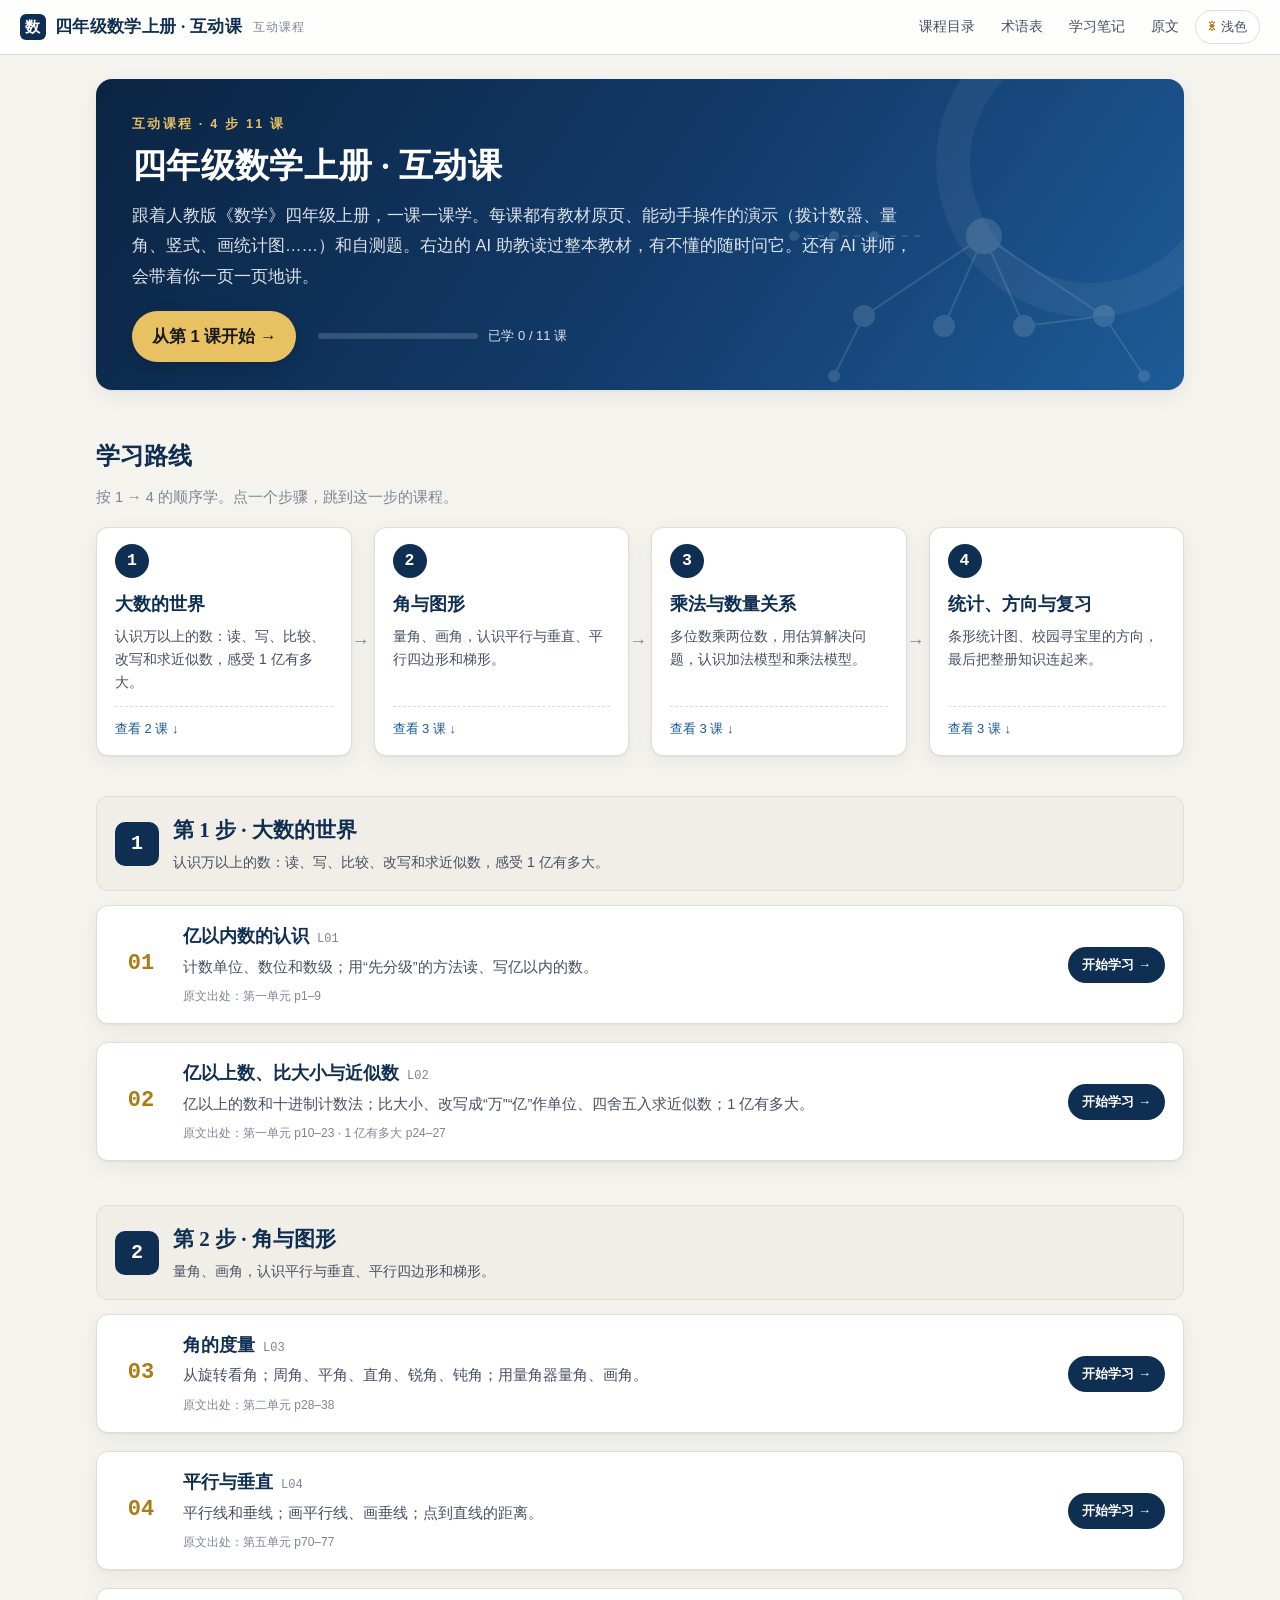
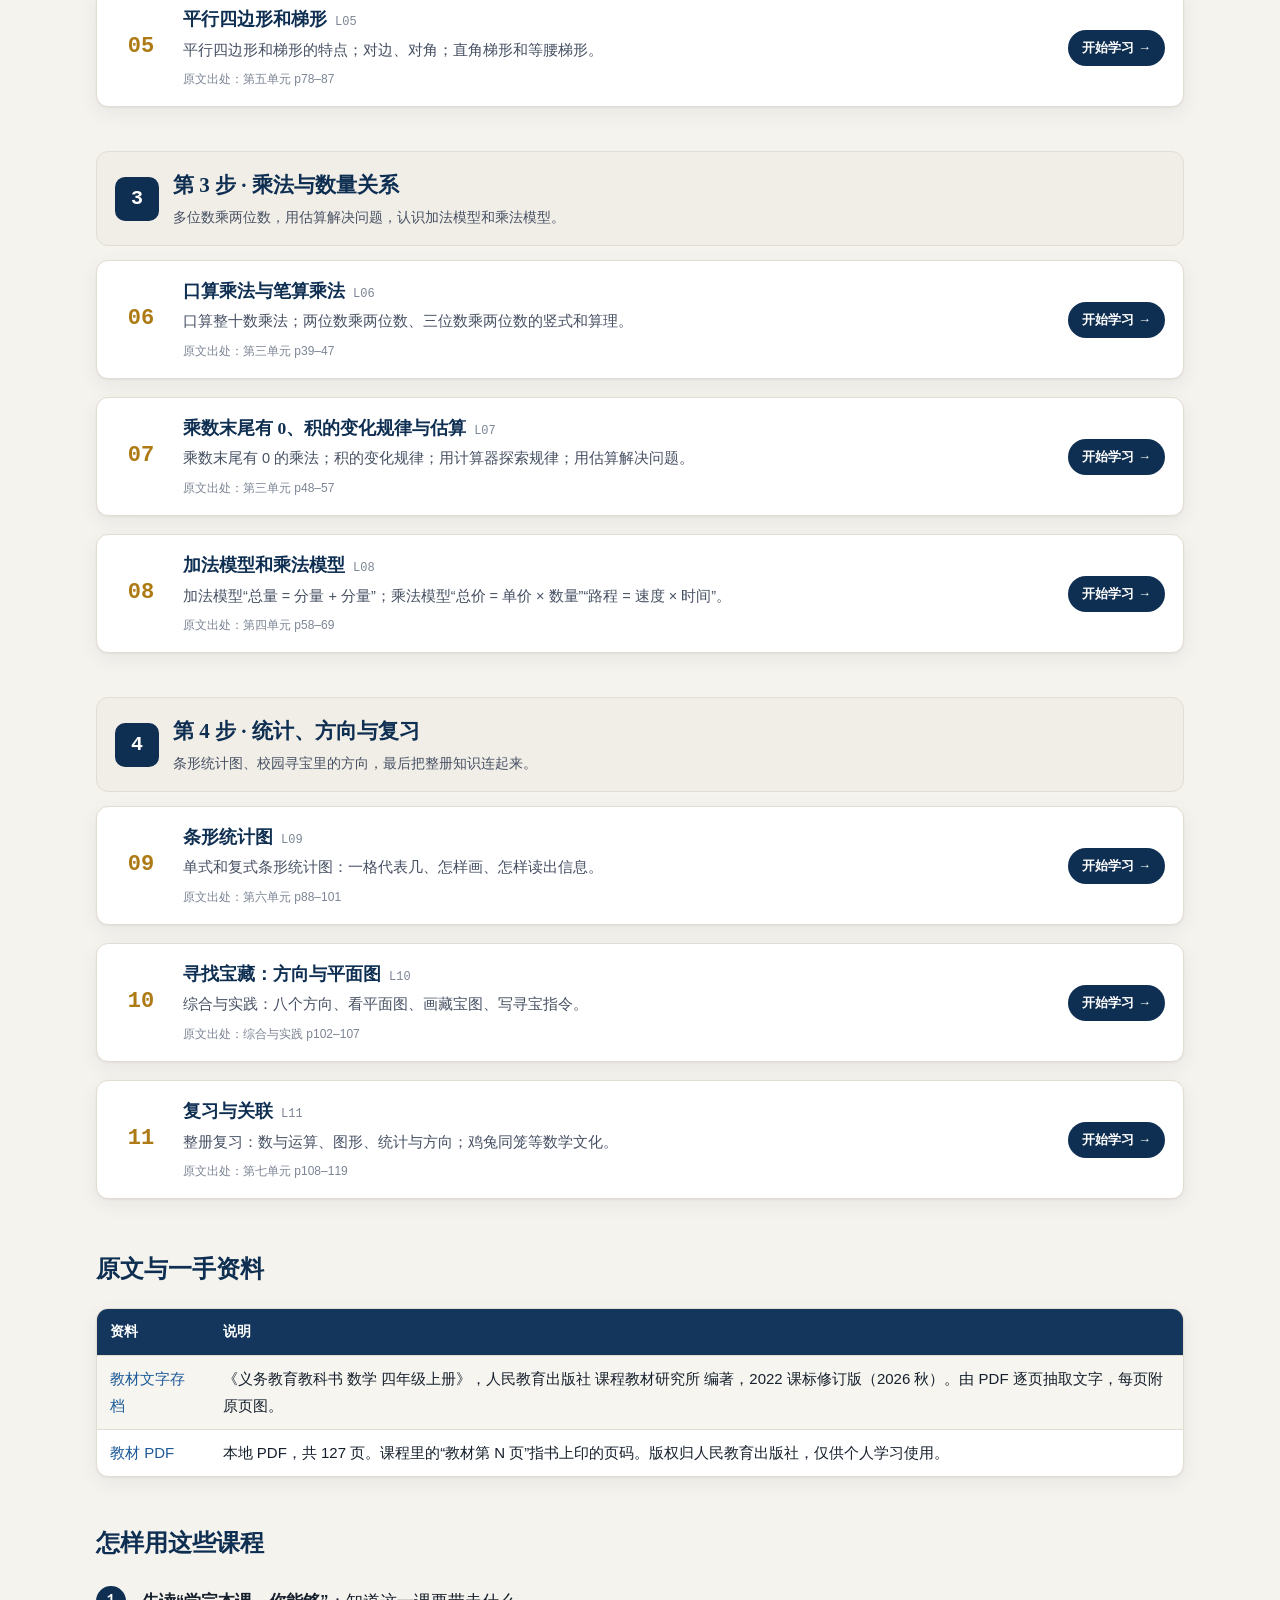
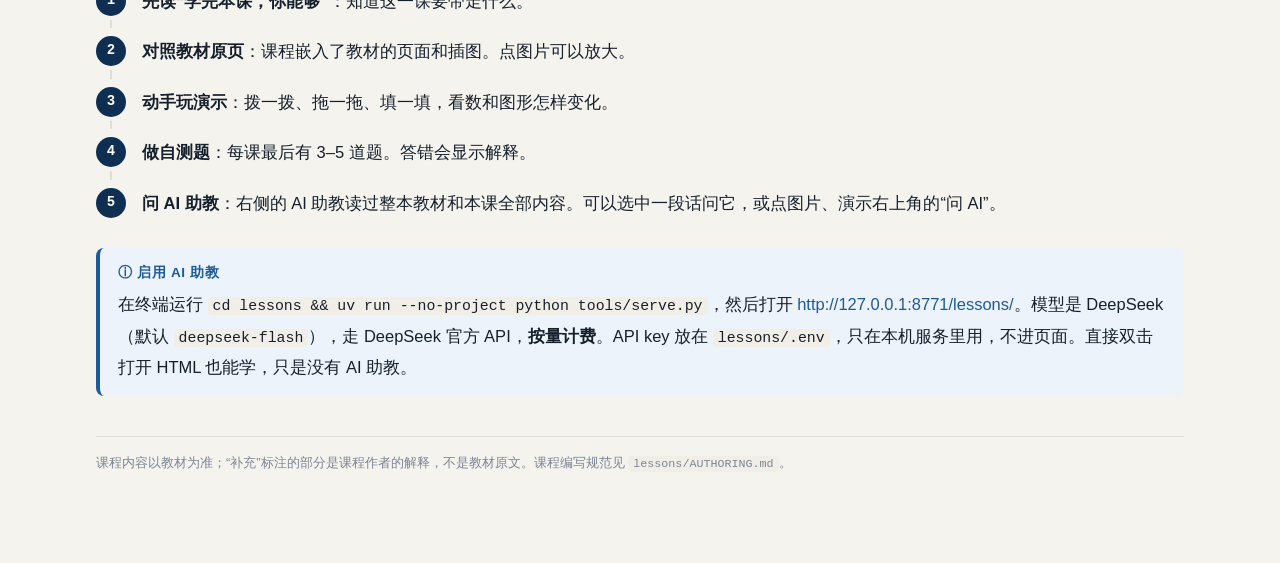
<file: lessons/index.html>
<!doctype html>
<html lang="zh-CN">
<head>
<meta charset="utf-8">
<meta name="viewport" content="width=device-width, initial-scale=1">
<title>四年级数学上册 · 互动课</title>
<link rel="stylesheet" href="assets/course.css">
<link rel="stylesheet" href="assets/course-theme.css">
<script src="assets/glossary-data.js"></script>
<script src="assets/course-config.js"></script>
<script src="assets/course-lib.js"></script>
<style>
  .wrap { max-width: 1120px; margin: 0 auto; padding: 24px 16px 80px; }
  .hero-actions { display: flex; flex-wrap: wrap; align-items: center; gap: 14px 22px; margin-top: 20px; }
  .cta { display: inline-flex; align-items: center; gap: 8px; background: var(--hero-accent); color: #1a1a1a; font-weight: 700; padding: 10px 20px; border-radius: 30px; box-shadow: 0 4px 14px rgba(0,0,0,.18); transition: transform .15s; }
  :root[data-theme="ink"] .cta { color: #f8efdc; }
  .cta:hover { text-decoration: none; transform: translateY(-2px); }
  .hero-prog { font-size: 13px; color: var(--hero-sub); display: flex; align-items: center; gap: 10px; }
  .hero-prog .bar { width: 160px; height: 6px; border-radius: 6px; background: var(--hero-line); overflow: hidden; }
  .hero-prog .bar i { display: block; height: 100%; background: var(--hero-accent); }
  .sec-h { font-family: var(--head-font); color: var(--brand); font-size: 24px; margin: 44px 0 6px; }
  .sec-sub { color: var(--ink-3); font-size: 14.5px; margin: 0 0 14px; }
  .path { display: grid; grid-template-columns: repeat(var(--n-steps, 4), minmax(0, 1fr)); gap: 22px; margin: 16px 0 8px; }
  .stage { position: relative; display: flex; flex-direction: column; background: var(--surface); border: 1px solid var(--line); border-radius: var(--radius); padding: 16px 18px 14px; box-shadow: var(--shadow); color: var(--ink); cursor: pointer; transition: transform .15s, box-shadow .15s, border-color .15s; }
  .stage:hover { text-decoration: none; transform: translateY(-3px); box-shadow: var(--shadow-lift); border-color: var(--brand-2); }
  .stage:not(:last-child)::after { content: "→"; position: absolute; right: -19px; top: 50%; transform: translateY(-50%); color: var(--ink-3); font-size: 18px; }
  .stage .n { display: inline-grid; place-items: center; width: 34px; height: 34px; border-radius: 50%; background: var(--brand); color: var(--surface); font-family: var(--mono); font-weight: 700; }
  .stage b { display: block; color: var(--brand); font-size: 18px; margin: 10px 0 4px; font-family: var(--head-font); }
  .stage p { margin: 0; font-size: 14px; color: var(--ink-2); line-height: 1.65; flex: 1; }
  .stage .go { margin-top: 12px; padding-top: 10px; border-top: 1px dashed var(--line); font-size: 13px; color: var(--brand-2); display: flex; justify-content: space-between; }
  .stage .go em { font-style: normal; color: var(--ink-3); }
  @media (max-width: 900px) { .path { grid-template-columns: 1fr 1fr; } .stage::after { display: none; } }
  @media (max-width: 520px) { .path { grid-template-columns: 1fr; } }
  .step-sec { margin-top: 40px; scroll-margin-top: 70px; }
  .step-head { display: flex; align-items: center; gap: 14px; padding: 14px 18px; border-radius: var(--radius); background: var(--surface-2); border: 1px solid var(--line); }
  .step-head .n { flex: none; display: grid; place-items: center; width: 44px; height: 44px; border-radius: 10px; background: var(--brand); color: var(--surface); font-family: var(--mono); font-size: 20px; font-weight: 700; }
  .step-head h2 { margin: 0; font-family: var(--head-font); color: var(--brand); font-size: 21px; }
  .step-head p { margin: 0; font-size: 14px; color: var(--ink-2); }
  .lrows { list-style: none; margin: 10px 0 0; padding: 0; display: grid; gap: 10px; }
  .lrow { display: grid; grid-template-columns: 52px minmax(0, 1fr) auto; gap: 16px; align-items: center; background: var(--surface); border: 1px solid var(--line); border-radius: var(--radius); padding: 14px 18px; box-shadow: var(--shadow); color: var(--ink); cursor: pointer; transition: transform .15s, box-shadow .15s, border-color .15s; }
  .lrow:hover { text-decoration: none; transform: translateX(3px); box-shadow: var(--shadow-lift); border-color: var(--brand-2); }
  .lrow .no { font-family: var(--mono); font-size: 22px; font-weight: 700; color: var(--accent); text-align: center; }
  .lrow h3 { margin: 0; font-size: 17.5px; color: var(--brand); font-family: var(--head-font); }
  .lrow h3 .id { font-family: var(--mono); font-size: 12px; color: var(--ink-3); font-weight: 400; margin-left: 8px; }
  .lrow p { margin: 3px 0 0; font-size: 14.5px; color: var(--ink-2); line-height: 1.6; }
  .lrow .src { font-size: 12px; color: var(--ink-3); }
  .lrow .pill2 { white-space: nowrap; font-size: 13px; font-weight: 600; padding: 6px 14px; border-radius: 20px; background: var(--brand); color: var(--surface); }
  .lrow .pill2.done { background: transparent; color: var(--up); border: 1px solid var(--up); }
  @media (max-width: 600px) { .lrow { grid-template-columns: 36px minmax(0, 1fr); } .lrow .pill2 { grid-column: 2; justify-self: start; } .lrow .no { font-size: 18px; } }
</style>
</head>
<body>
<header id="cl-topbar"></header>
<div class="wrap">
  <div class="hero">
    <div class="kicker">互动课程 · 4 步 11 课</div>
    <h1>四年级数学上册 · 互动课</h1>
    <p>跟着人教版《数学》四年级上册，一课一课学。每课都有教材原页、能动手操作的演示（拨计数器、量角、竖式、画统计图……）和自测题。右边的 AI 助教读过整本教材，有不懂的随时问它。还有 AI 讲师，会带着你一页一页地讲。</p>
    <div class="hero-actions"><a class="cta" id="cta" href="L01-yi-yinei.html">从第 1 课开始 →</a><span class="hero-prog" id="hero-prog"></span></div>
  </div>

  <h2 class="sec-h">学习路线</h2>
  <p class="sec-sub" id="path-sub">按顺序学。点一个步骤，跳到这一步的课程。</p>
  <div class="path" id="path"></div>
  <div id="groups"></div>

  <h2 class="sec-h">原文与一手资料</h2>
  <div class="tbl-wrap"><table class="tbl">
    <tr><th>资料</th><th>说明</th></tr>
    <tr><td><a href="../docs/articles/textbook.md">教材文字存档</a></td><td>《义务教育教科书 数学 四年级上册》，人民教育出版社 课程教材研究所 编著，2022 课标修订版（2026 秋）。由 PDF 逐页抽取文字，每页附原页图。</td></tr>
    <tr><td><a href="../docs/人教版_数学_四年级上册_2026秋_2022课标修订版.pdf">教材 PDF</a></td><td>本地 PDF，共 127 页。课程里的“教材第 N 页”指书上印的页码。版权归人民教育出版社，仅供个人学习使用。</td></tr>
  </table></div>

  <h2 class="sec-h">怎样用这些课程</h2>
  <ol class="steps">
    <li><b>先读“学完本课，你能够”</b>：知道这一课要带走什么。</li>
    <li><b>对照教材原页</b>：课程嵌入了教材的页面和插图。点图片可以放大。</li>
    <li><b>动手玩演示</b>：拨一拨、拖一拖、填一填，看数和图形怎样变化。</li>
    <li><b>做自测题</b>：每课最后有 3–5 道题。答错会显示解释。</li>
    <li><b>问 AI 助教</b>：右侧的 AI 助教读过整本教材和本课全部内容。可以选中一段话问它，或点图片、演示右上角的“问 AI”。</li>
  </ol>
  <div class="callout note"><span class="ttl">启用 AI 助教</span>在终端运行 <code>cd lessons &amp;&amp; uv run --no-project python tools/serve.py</code>，然后打开 <a href="http://127.0.0.1:8771/lessons/">http://127.0.0.1:8771/lessons/</a>。模型是 DeepSeek（默认 <code>deepseek-flash</code>），走 DeepSeek 官方 API，<b>按量计费</b>。API key 放在 <code>lessons/.env</code>，只在本机服务里用，不进页面。直接双击打开 HTML 也能学，只是没有 AI 助教。</div>
  <p class="disclaimer">课程内容以教材为准；“补充”标注的部分是课程作者的解释，不是教材原文。课程编写规范见 <code>lessons/AUTHORING.md</code>。</p>
</div>

<script>
const DESC = {
  "L01-yi-yinei.html": "计数单位、数位和数级；用“先分级”的方法读、写亿以内的数。",
  "L02-yi-yishang.html": "亿以上的数和十进制计数法；比大小、改写成“万”“亿”作单位、四舍五入求近似数；1 亿有多大。",
  "L03-jiao.html": "从旋转看角；周角、平角、直角、锐角、钝角；用量角器量角、画角。",
  "L04-pingxing-chuizhi.html": "平行线和垂线；画平行线、画垂线；点到直线的距离。",
  "L05-sibianxing.html": "平行四边形和梯形的特点；对边、对角；直角梯形和等腰梯形。",
  "L06-kousuan-bisuan.html": "口算整十数乘法；两位数乘两位数、三位数乘两位数的竖式和算理。",
  "L07-chengfa-guilv-gusuan.html": "乘数末尾有 0 的乘法；积的变化规律；用计算器探索规律；用估算解决问题。",
  "L08-moxing.html": "加法模型“总量 = 分量 + 分量”；乘法模型“总价 = 单价 × 数量”“路程 = 速度 × 时间”。",
  "L09-tongjitu.html": "单式和复式条形统计图：一格代表几、怎样画、怎样读出信息。",
  "L10-xunbao.html": "综合与实践：八个方向、看平面图、画藏宝图、写寻宝指令。",
  "L11-fuxi.html": "整册复习：数与运算、图形、统计与方向；鸡兔同笼等数学文化。",
};
CL.onReady(function () {
  const v = CL.visited(), N = CL.LESSONS.length, done = CL.LESSONS.filter((l) => v.includes(l.file)).length;
  const nextL = CL.LESSONS.find((l) => !v.includes(l.file));
  const cta = document.getElementById("cta");
  if (done && nextL) { cta.href = nextL.file; cta.textContent = "继续学习：第 " + String(nextL.no).padStart(2, "0") + " 课 →"; }
  else if (done === N) { cta.href = CL.LESSONS[0].file; cta.textContent = "全部学完 · 从头复习 →"; }
  document.getElementById("hero-prog").innerHTML = '<span class="bar"><i style="width:' + Math.round((100 * done) / N) + '%"></i></span>已学 ' + done + " / " + N + " 课";
  if (done) { const rb = CL.resetButton(() => location.reload()); rb.style.color = "inherit"; document.getElementById("hero-prog").appendChild(rb); }
  let p = "", h = "";
  for (const st of CL.STEPS) {
    const ls = CL.LESSONS.filter((l) => l.step === st.n), d = ls.filter((l) => v.includes(l.file)).length;
    p += '<a class="stage" href="#step-' + st.n + '"><span class="n">' + st.n + "</span><b>" + st.name + "</b><p>" + st.desc +
      '</p><span class="go"><span>查看 ' + ls.length + " 课 ↓</span><em>" + (d ? "已学 " + d : "") + "</em></span></a>";
    h += '<section class="step-sec" id="step-' + st.n + '"><div class="step-head"><span class="n">' + st.n + "</span><div><h2>第 " + st.n + " 步 · " + st.name + "</h2><p>" + st.desc + '</p></div></div><ol class="lrows">';
    for (const l of ls) {
      const seen = v.includes(l.file);
      h += '<li><a class="lrow" href="' + l.file + '"><span class="no">' + String(l.no).padStart(2, "0") + "</span><span><h3>" + l.title + '<span class="id">' + l.id + "</span></h3><p>" + (DESC[l.file] || "") +
        '</p><span class="src">原文出处：' + l.src + '</span></span><span class="pill2' + (seen ? " done" : "") + '">' + (seen ? "✓ 已学 · 复习" : "开始学习 →") + "</span></a></li>";
    }
    h += "</ol></section>";
  }
  const path = document.getElementById("path");
  path.style.setProperty("--n-steps", CL.STEPS.length);  // 列数跟着步骤数走（3–5 步）
  path.innerHTML = p;
  document.getElementById("path-sub").textContent = "按 1 → " + CL.STEPS.length + " 的顺序学。点一个步骤，跳到这一步的课程。";
  document.getElementById("groups").innerHTML = h;
});
</script>
</body>
</html>
</file>
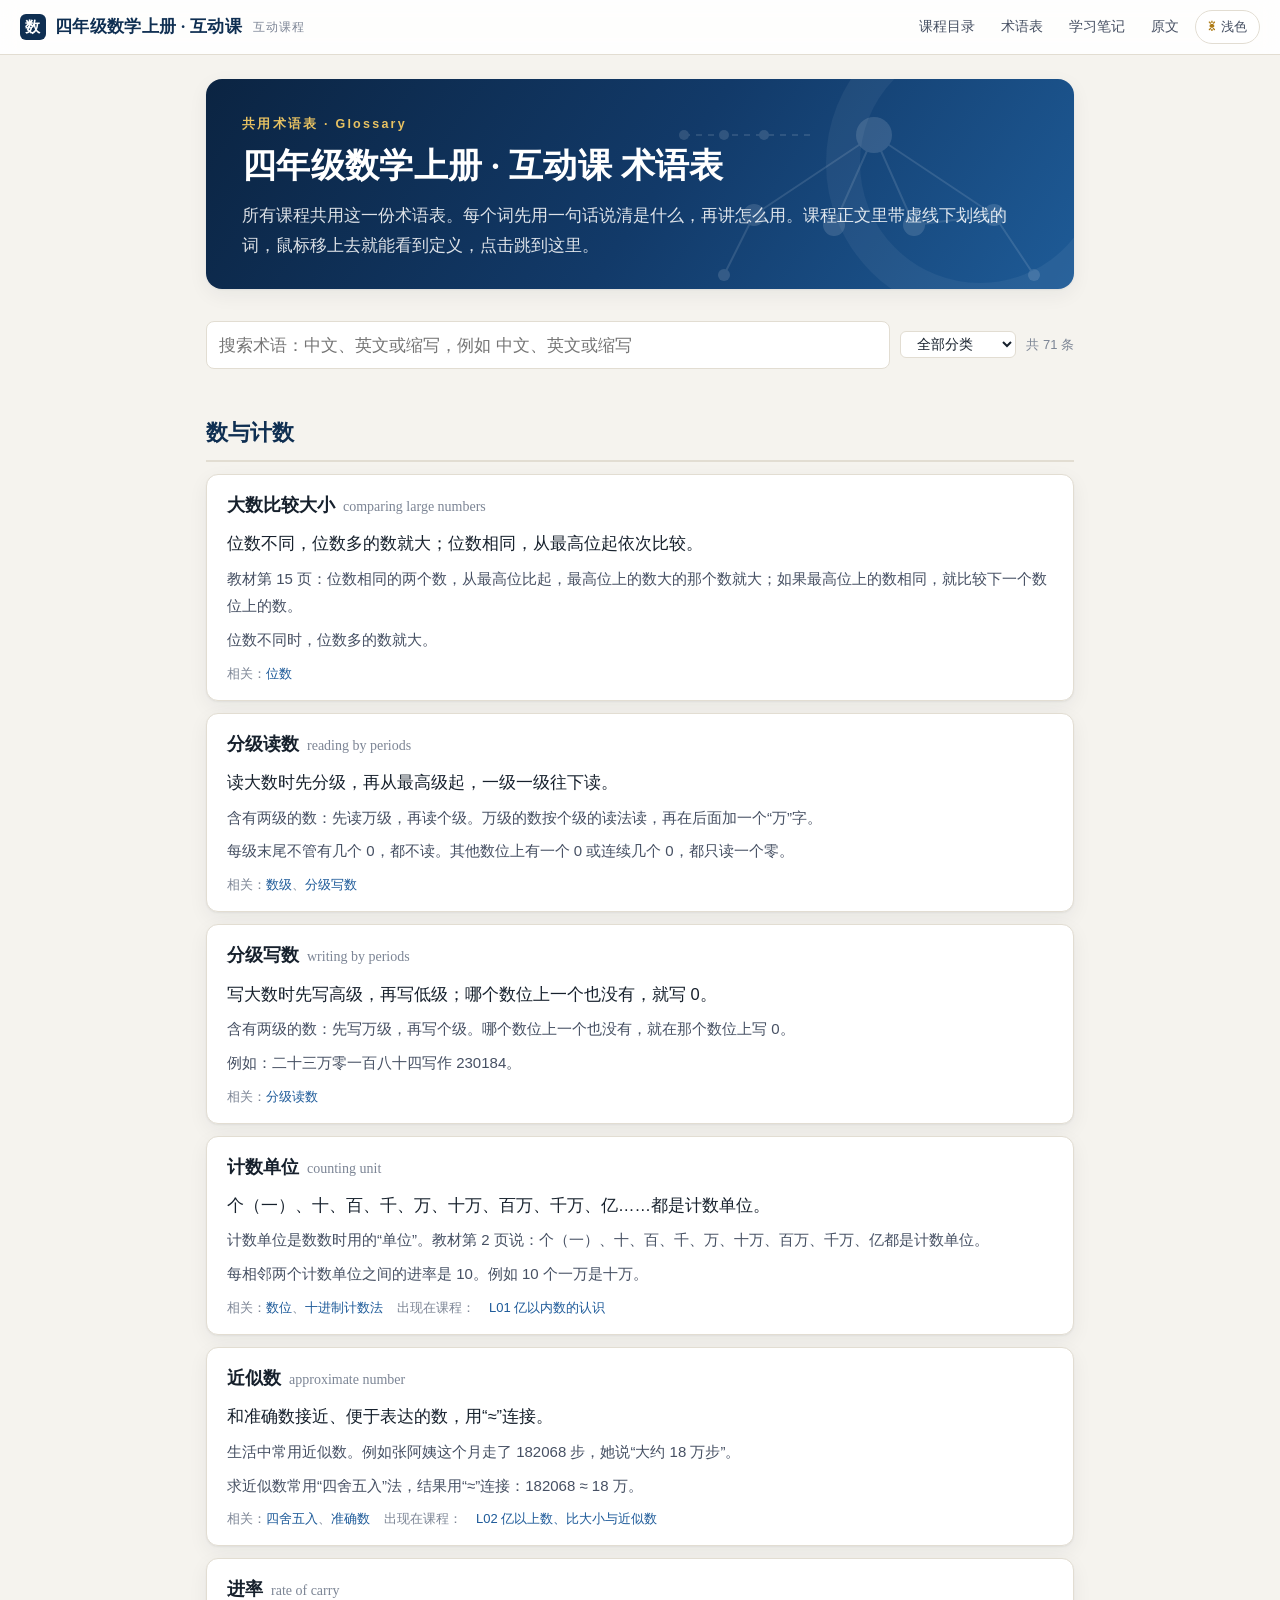
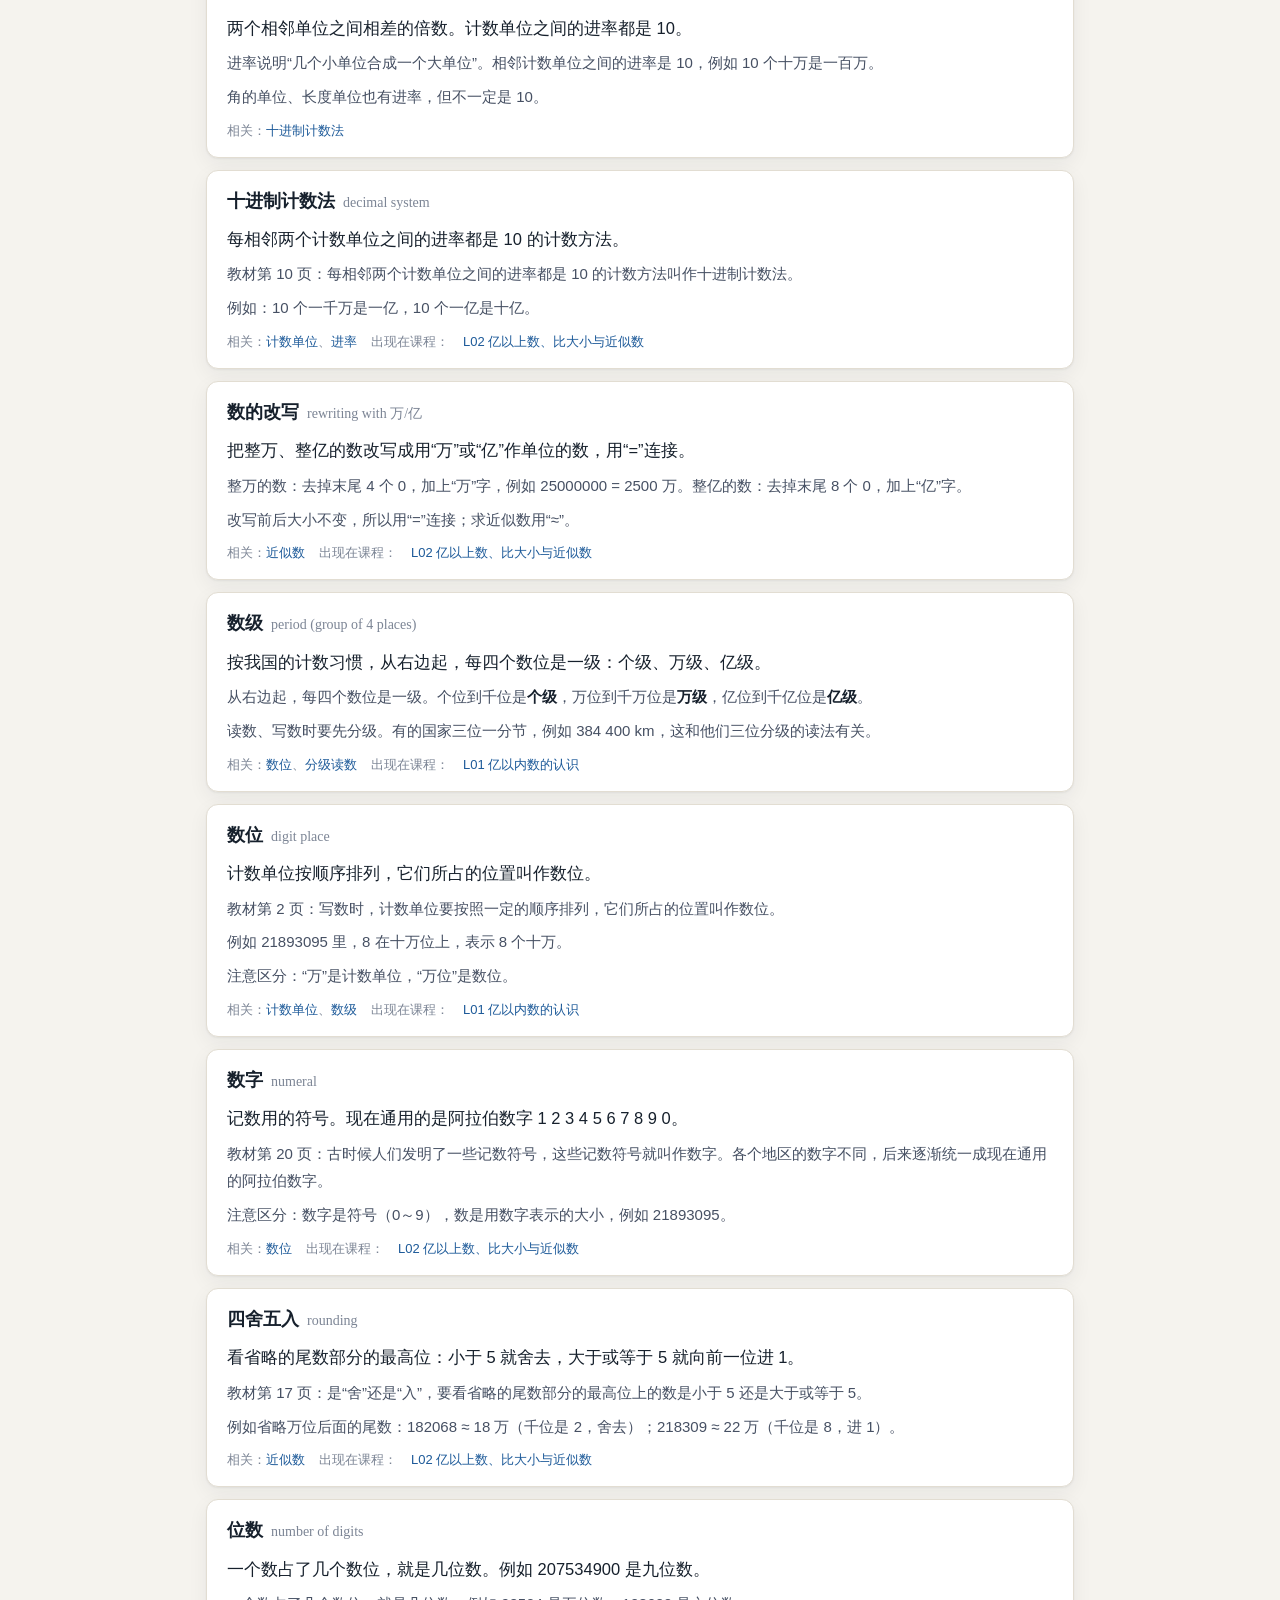
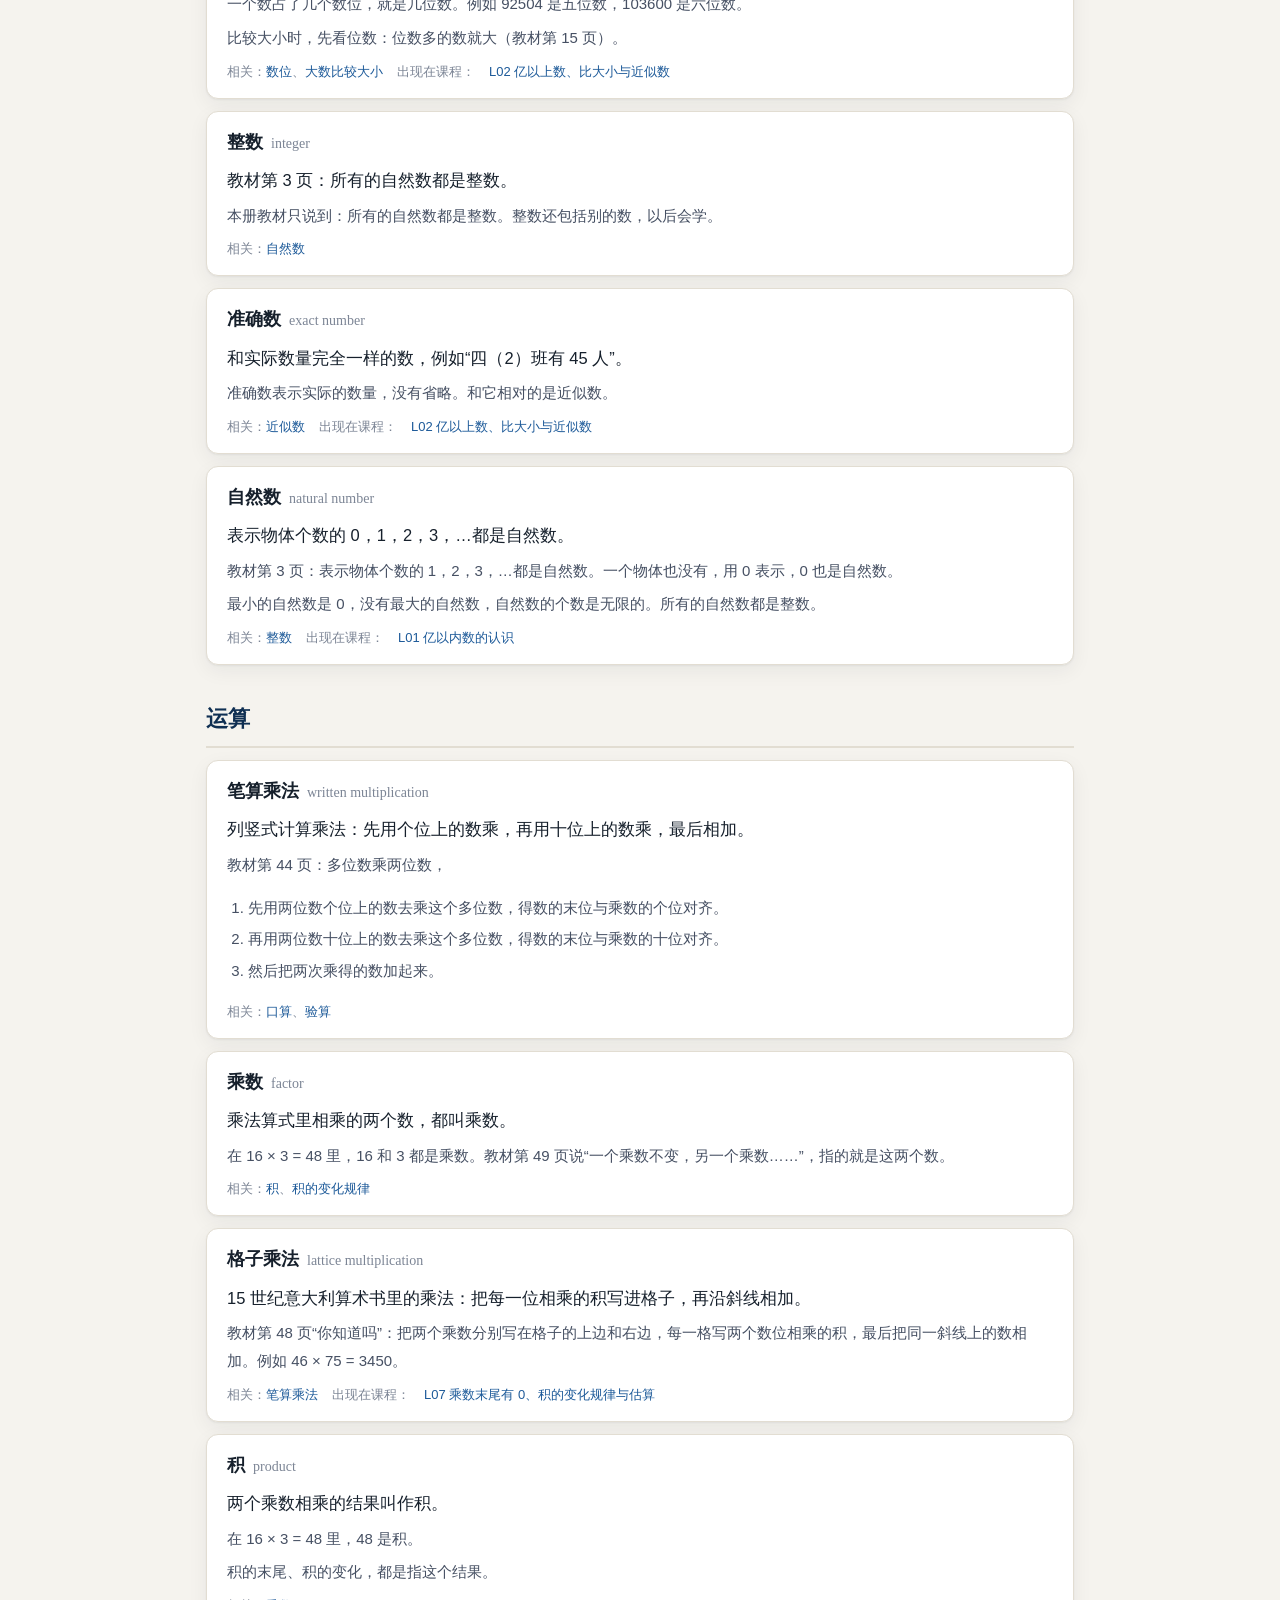
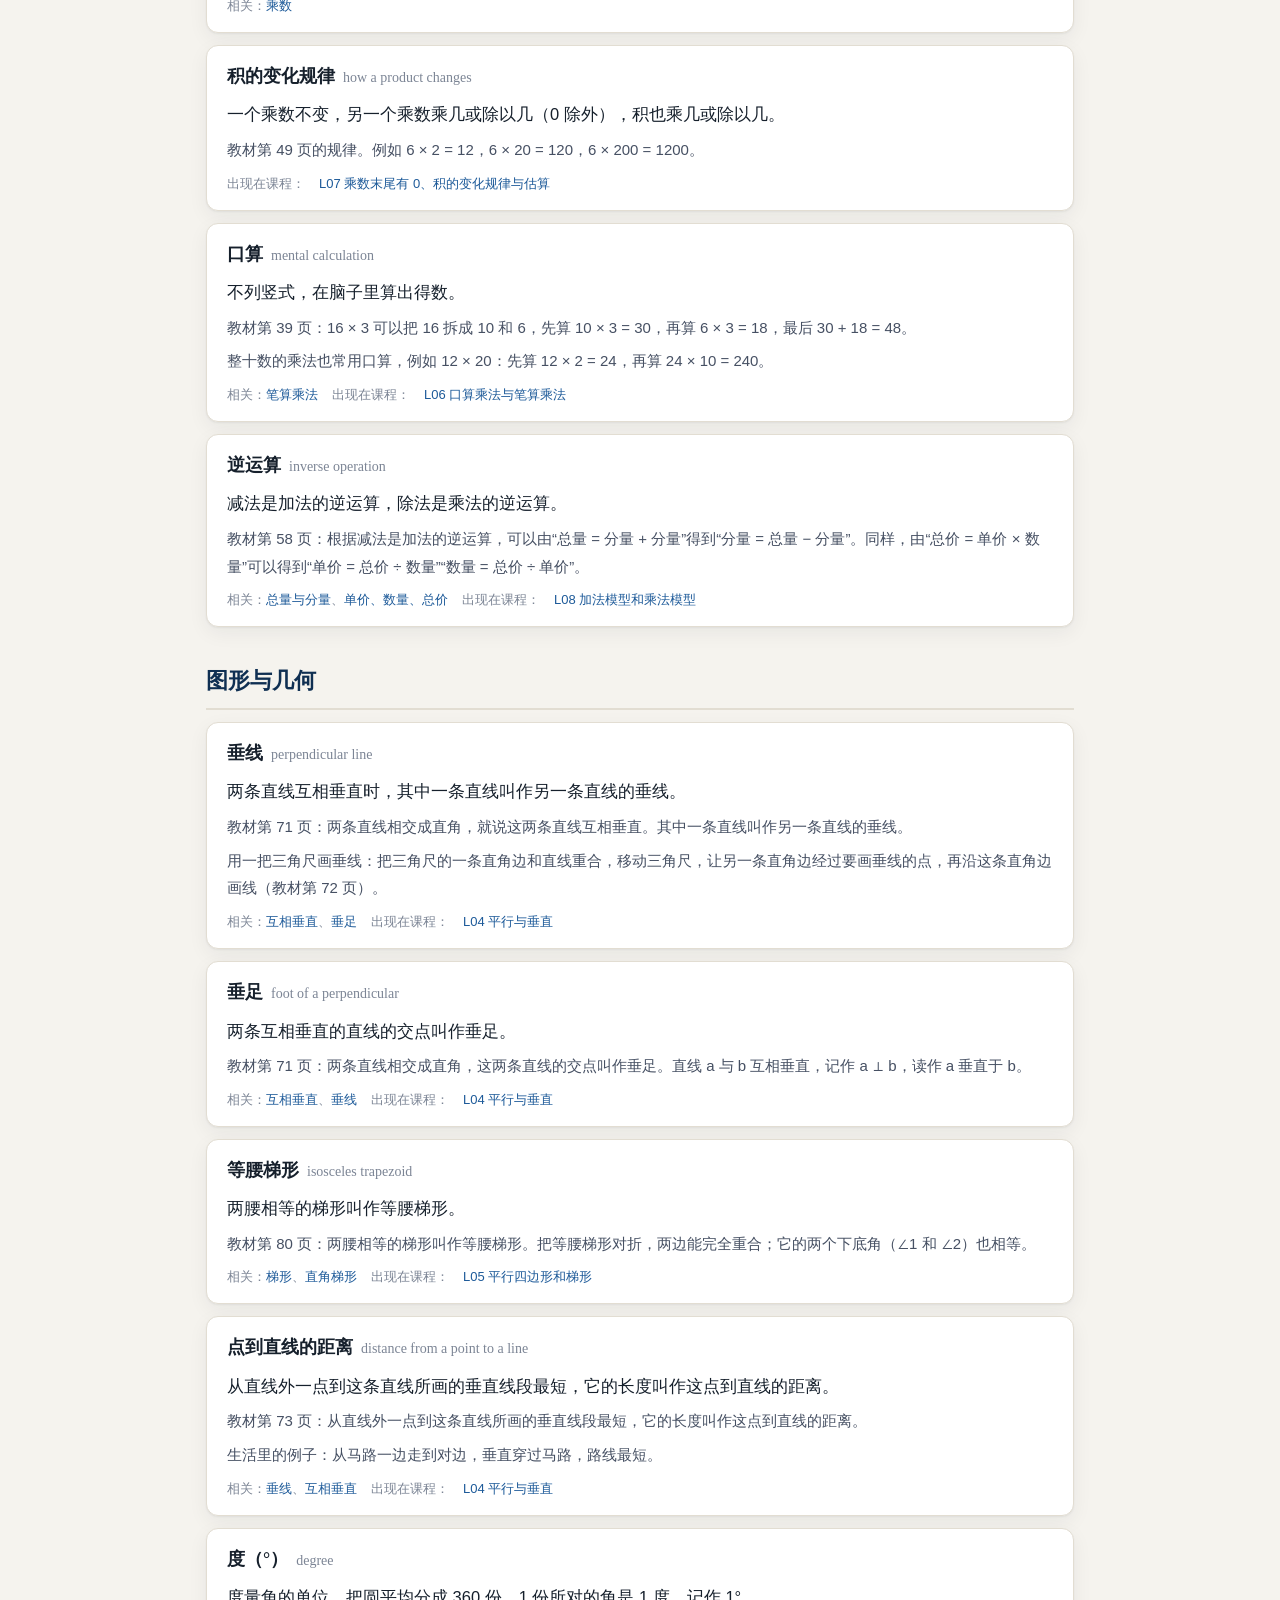
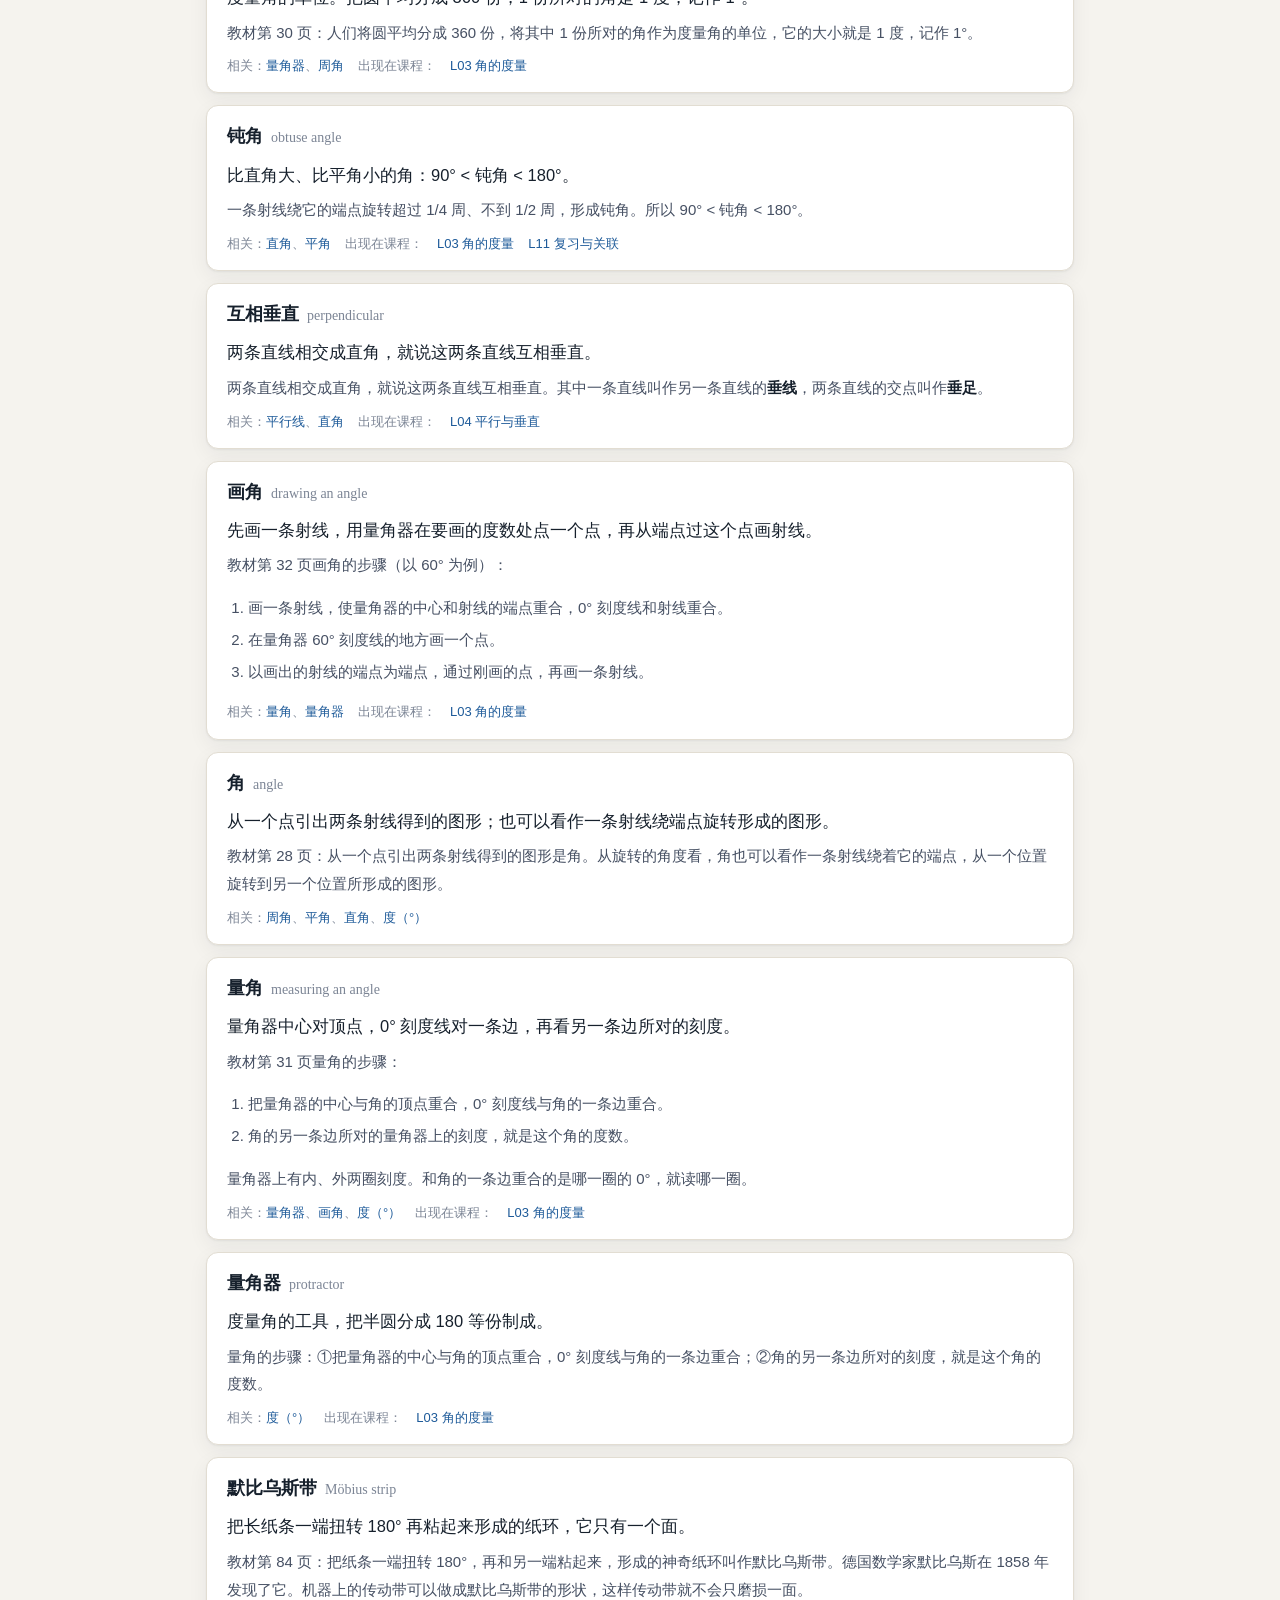
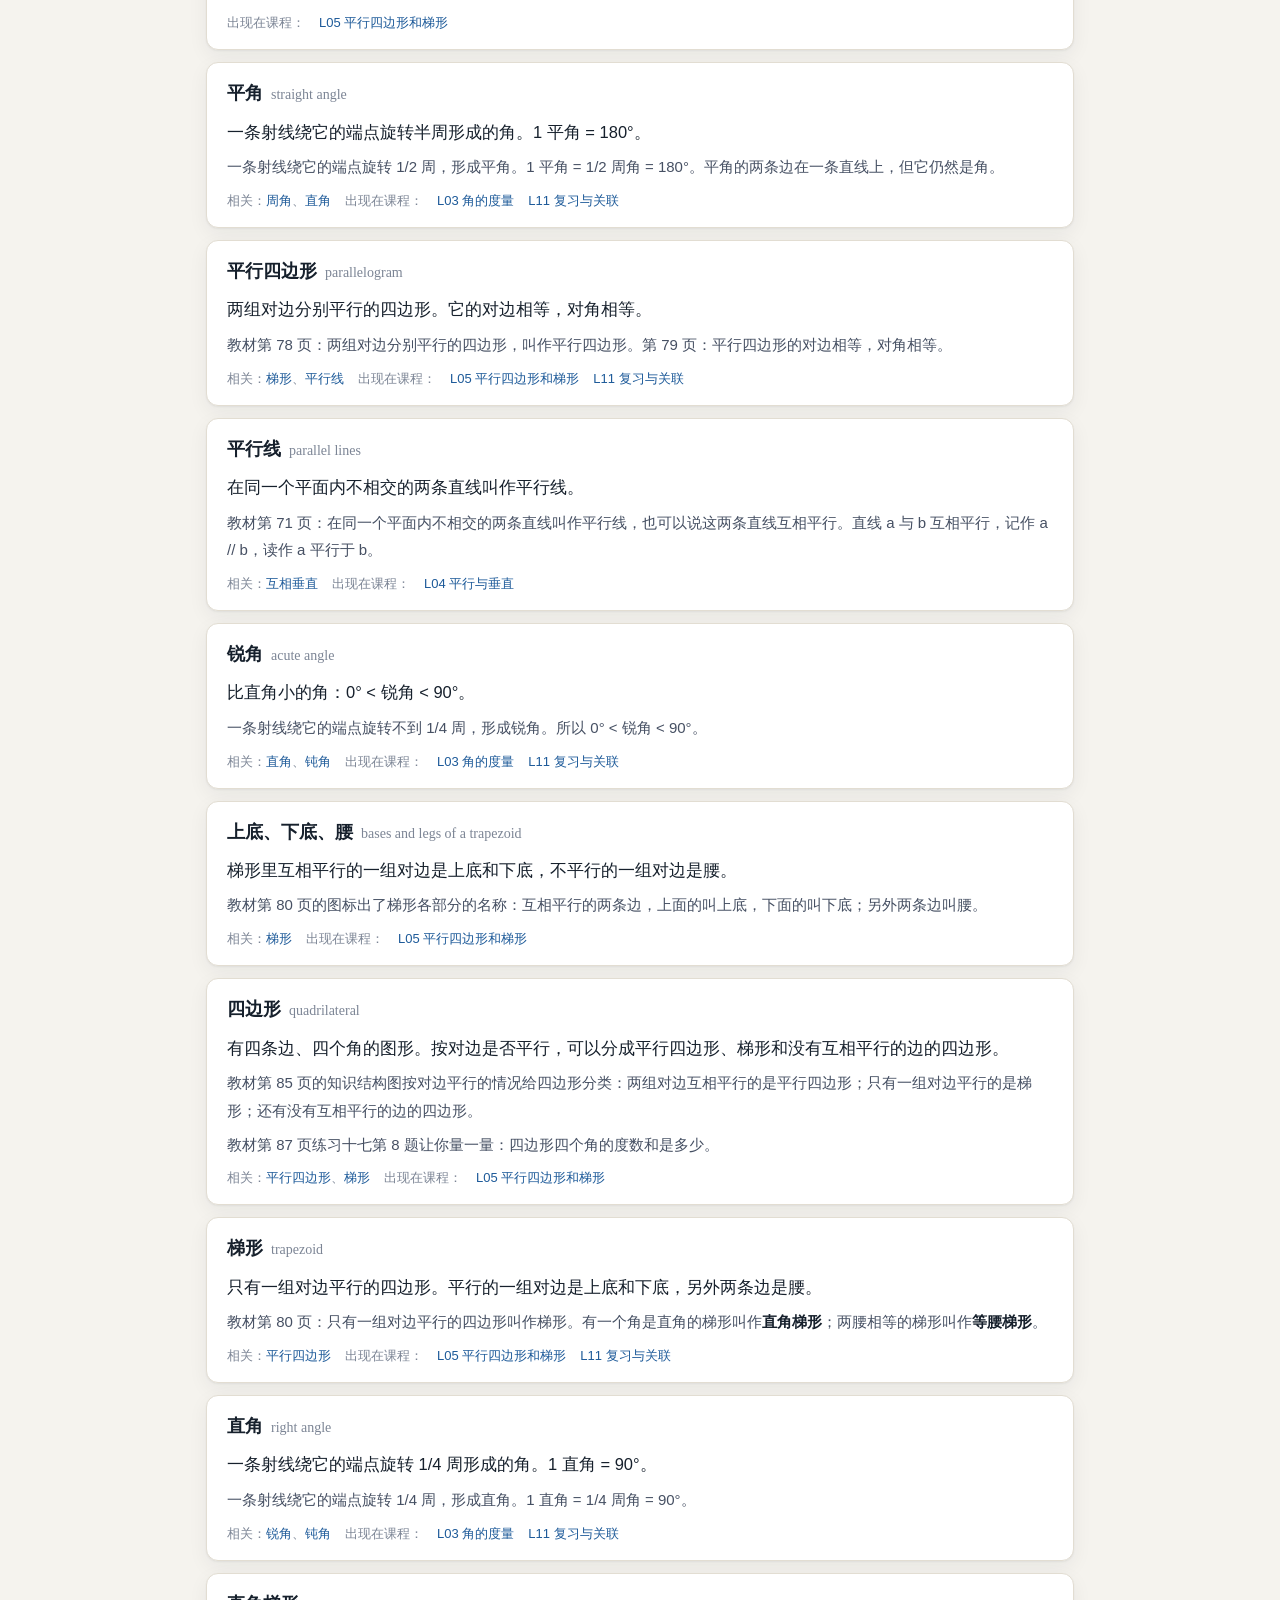
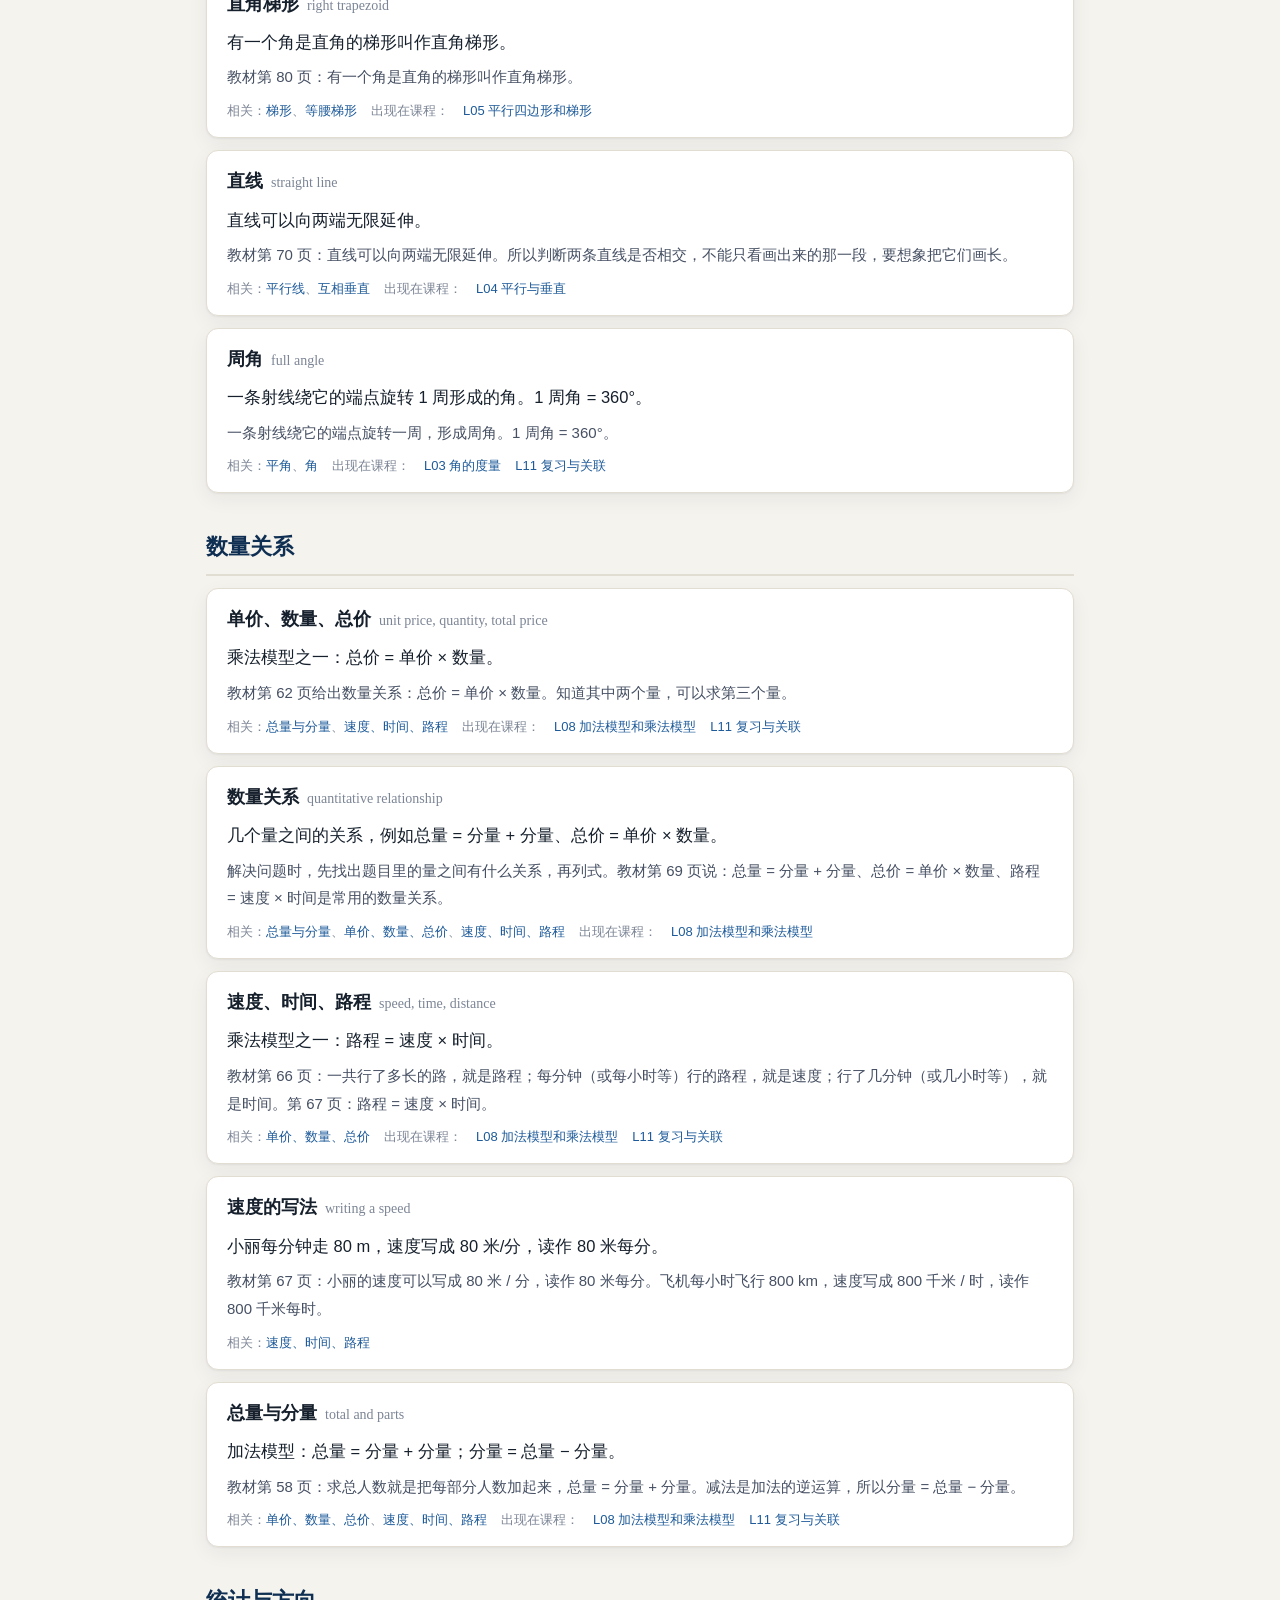
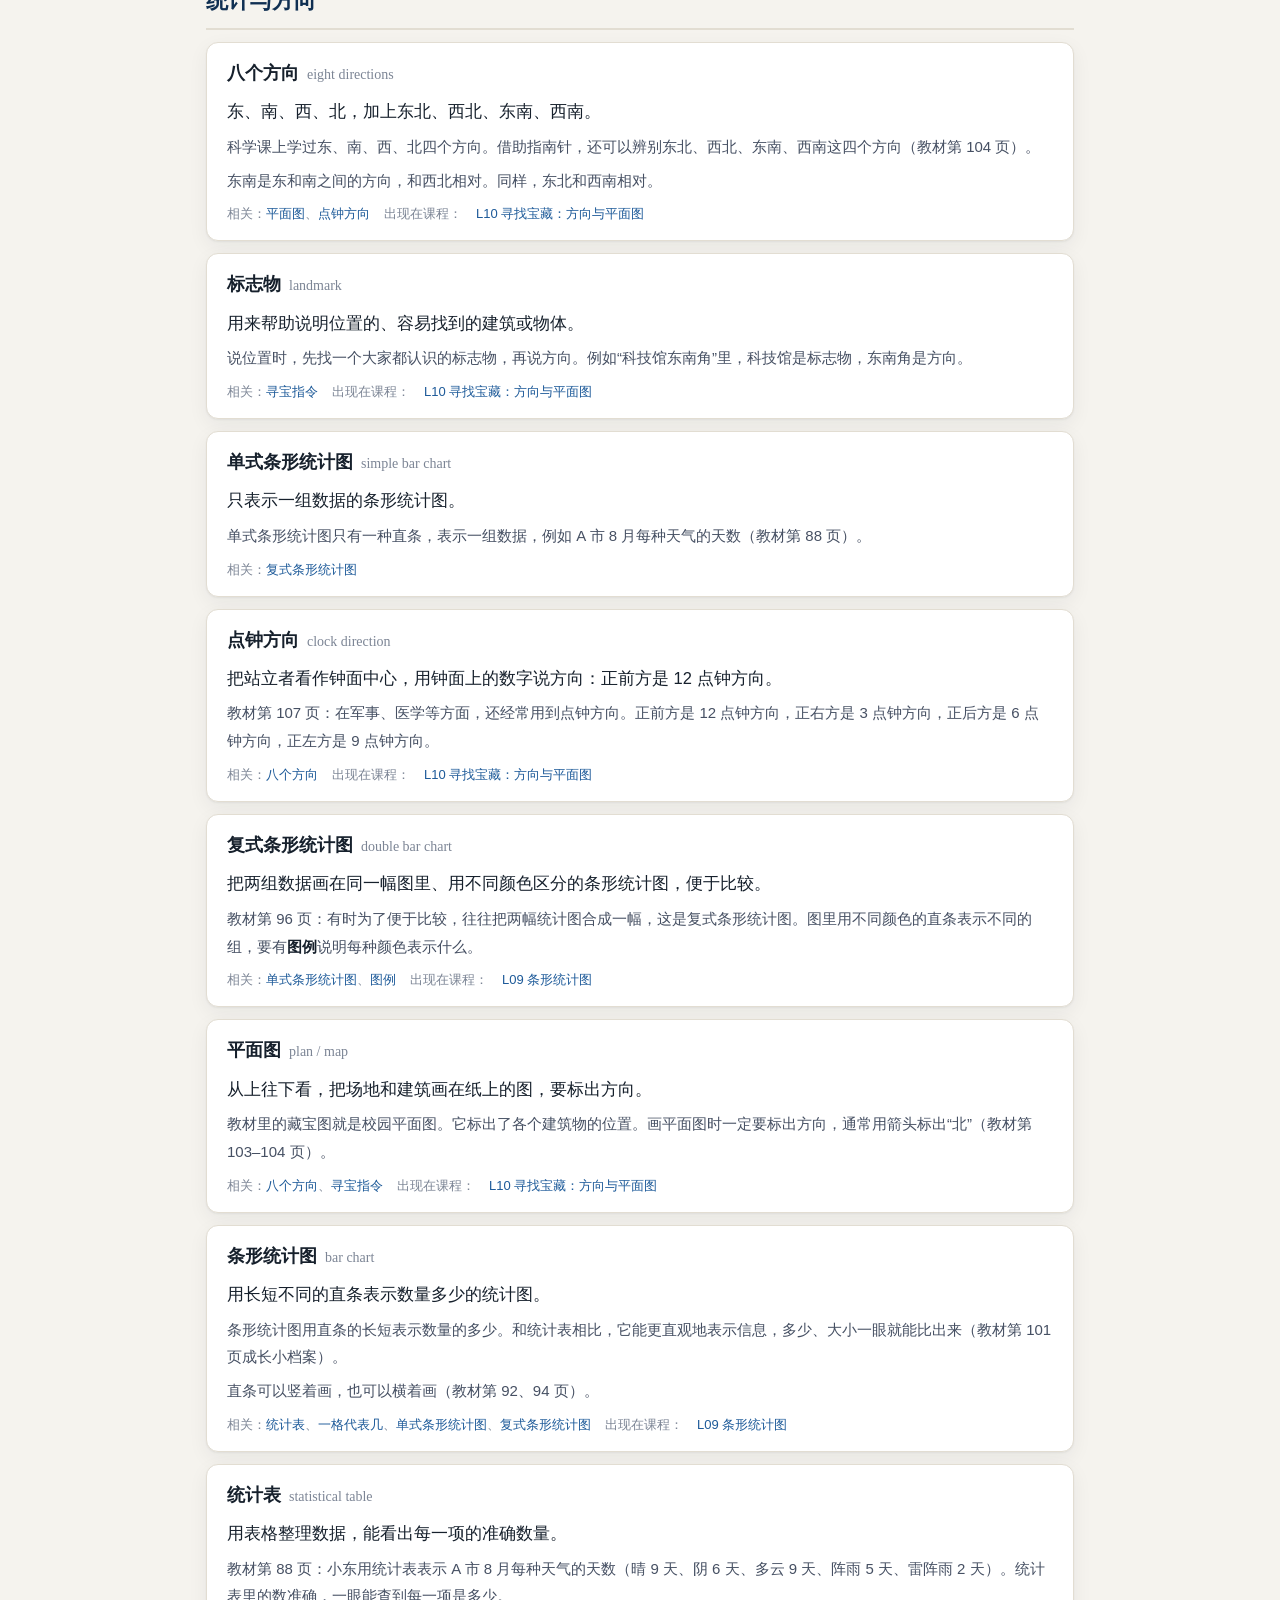
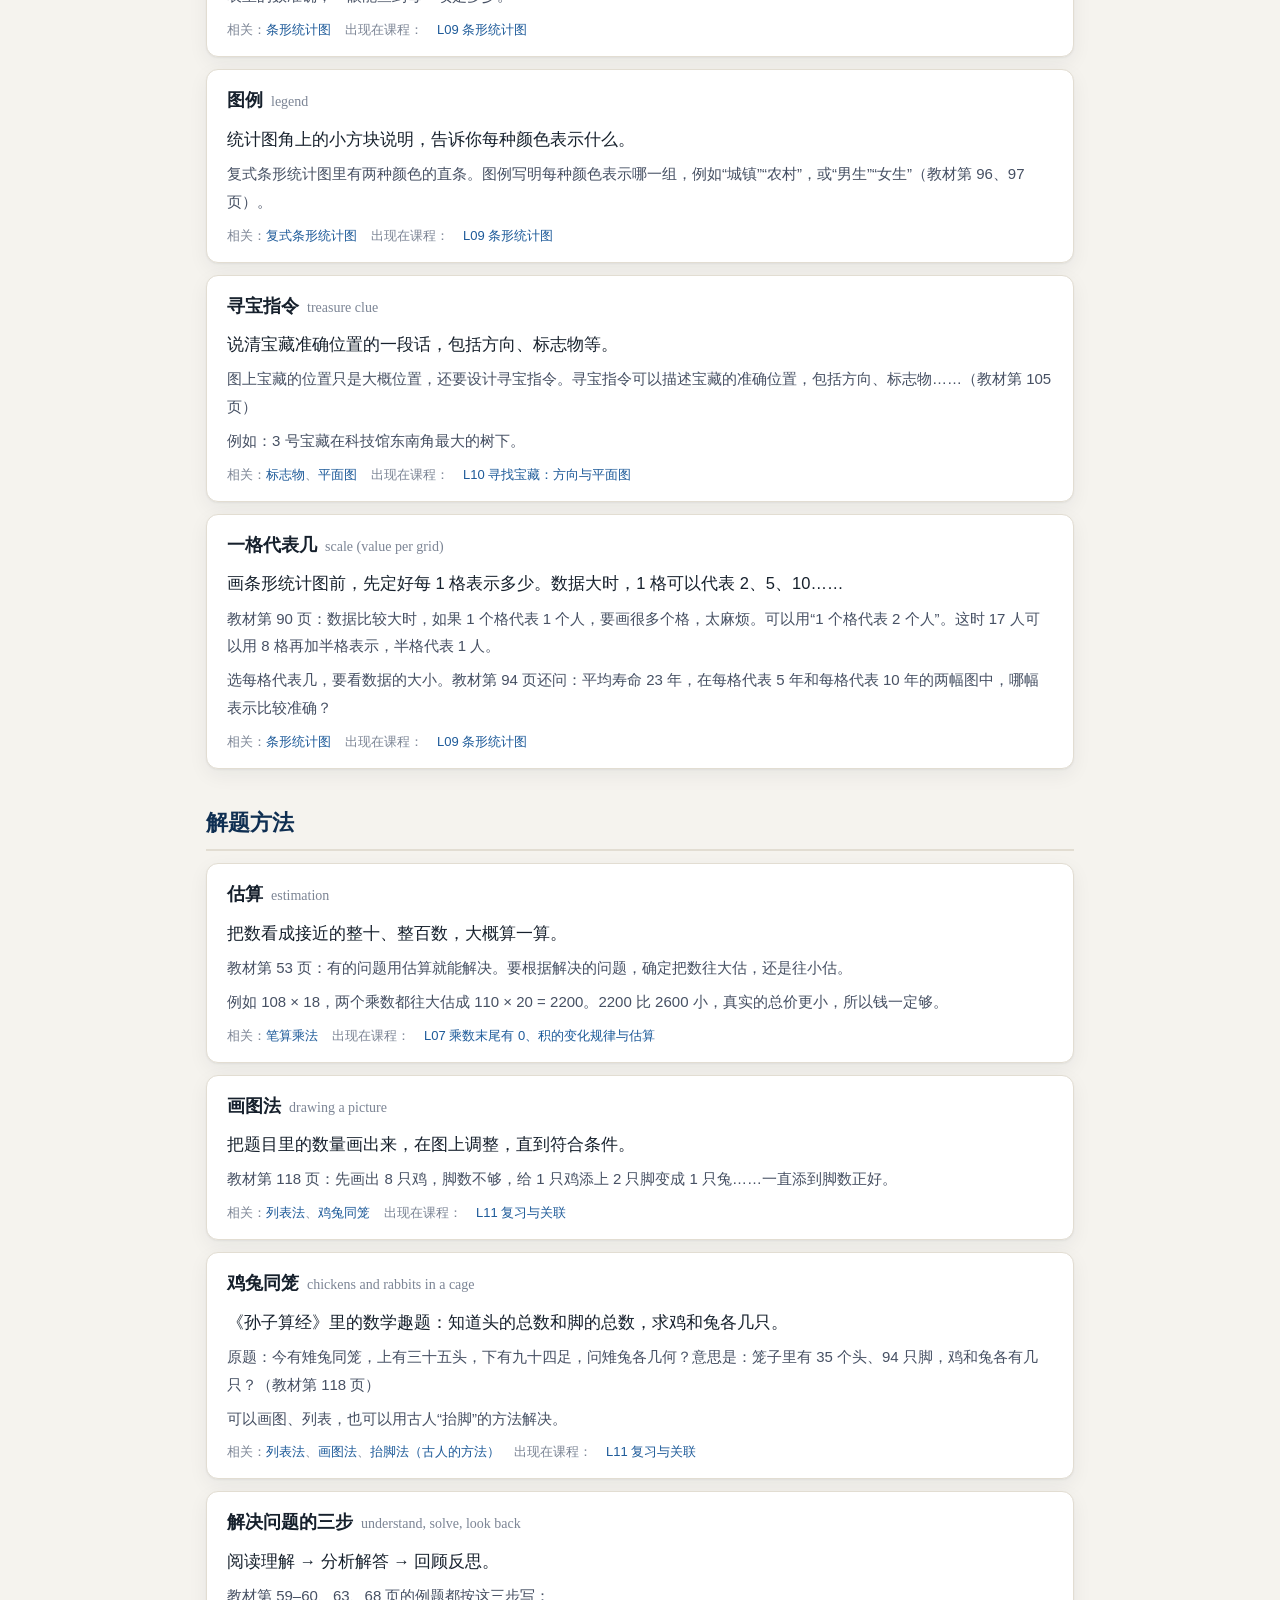
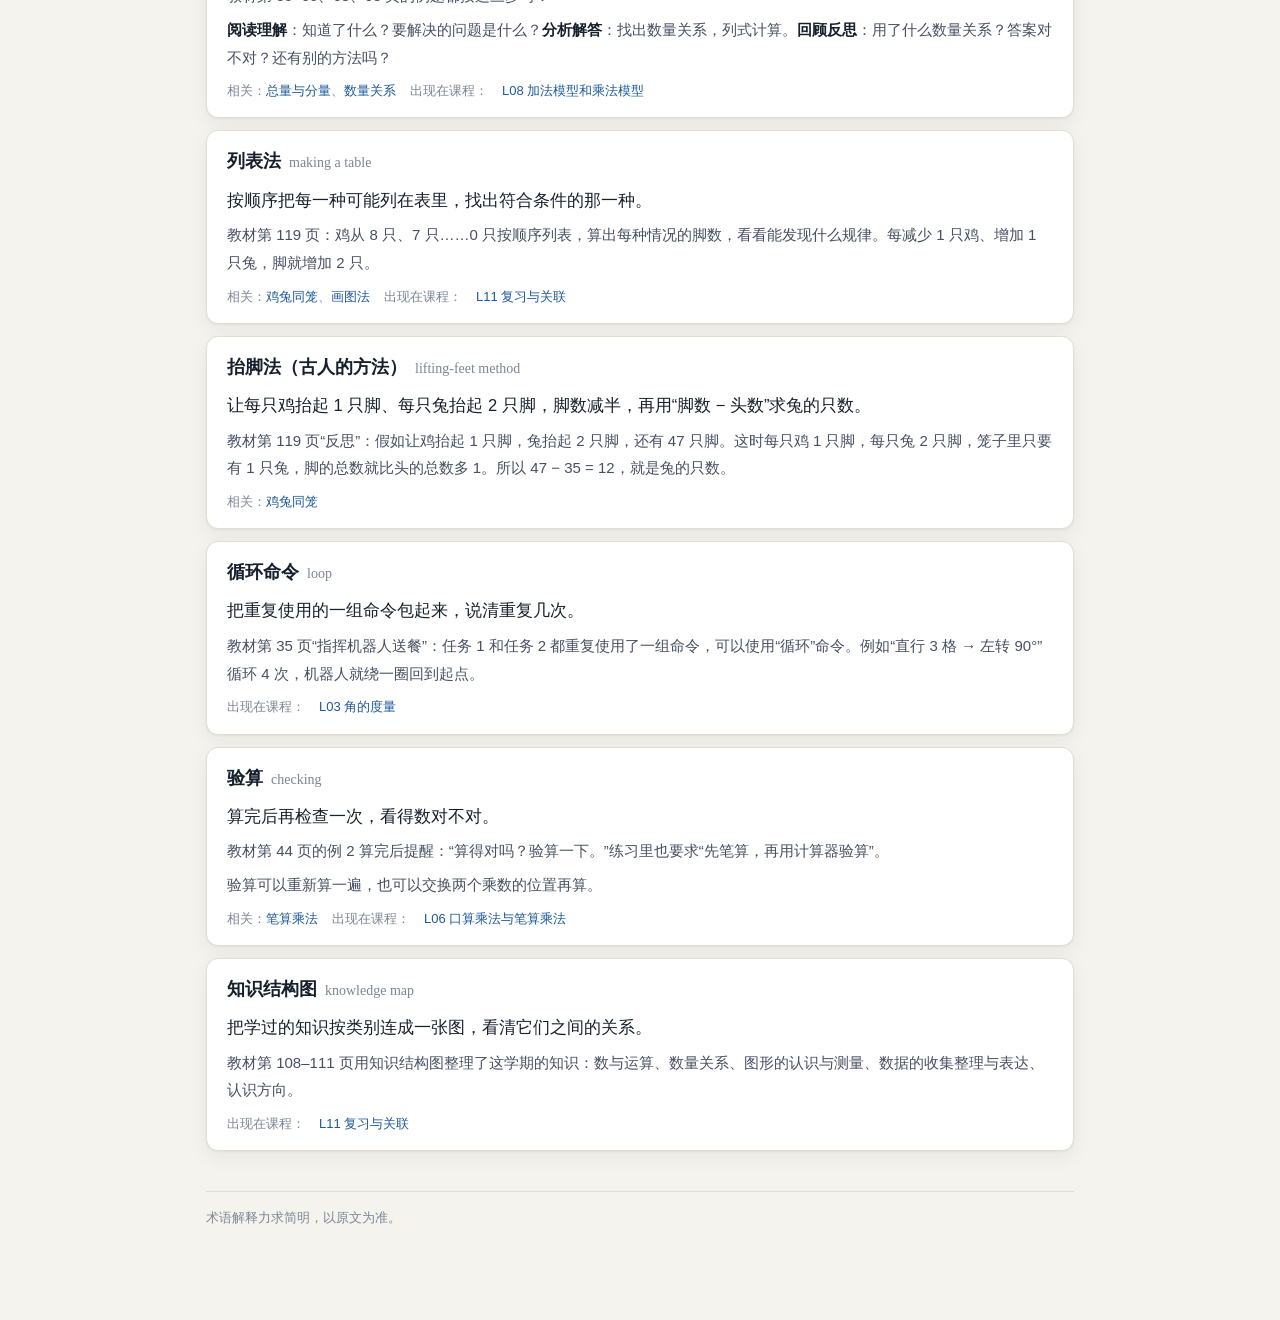
<file: lessons/glossary.html>
<!doctype html>
<html lang="zh-CN">
<head>
<meta charset="utf-8">
<meta name="viewport" content="width=device-width, initial-scale=1">
<title>四年级数学上册 · 互动课 · 术语表</title>
<link rel="stylesheet" href="assets/course.css">
<link rel="stylesheet" href="assets/course-theme.css">
<script src="assets/glossary-data.js"></script>
<script src="assets/glossary-backlinks.js"></script>
<script src="assets/course-config.js"></script>
<script src="assets/course-lib.js"></script>
<style>
  .g-tools { display: flex; flex-wrap: wrap; gap: 10px; align-items: center; margin: 22px 0 8px; position: sticky; top: 52px; background: var(--bg); padding: 10px 0; z-index: 5; }
  .g-tools input { flex: 1 1 260px; font: inherit; padding: 8px 12px; border: 1px solid var(--line); border-radius: 8px; background: var(--surface); color: var(--ink); }
  .g-alpha { font-size: 13px; color: var(--ink-3); margin: 6px 0 0; }
  .g-cat { margin-top: 34px; }
  .g-cat > h2 { font-family: var(--serif); color: var(--brand); font-size: 22px; border-bottom: 2px solid var(--line); padding-bottom: 6px; margin: 0 0 6px; }
  .g-item { background: var(--surface); border: 1px solid var(--line); border-radius: var(--radius); padding: 14px 20px; margin: 12px 0; box-shadow: var(--shadow); scroll-margin-top: 130px; }
  .g-item:target { outline: 2px solid var(--accent); }
  .g-item h3 { margin: 0; font-size: 18px; }
  .g-item h3 .en { font-weight: 400; color: var(--ink-3); font-size: 14px; margin-left: 8px; }
  .g-item h3 a.anchor { color: var(--ink-3); font-size: 13px; margin-left: 6px; opacity: 0; }
  .g-item:hover h3 a.anchor { opacity: 1; }
  .g-item .short { color: var(--ink); font-weight: 500; margin: 6px 0 2px; }
  .g-item .body { color: var(--ink-2); font-size: 15px; }
  .g-item .body p { margin: 6px 0; }
  .g-item .foot { font-size: 13px; color: var(--ink-3); margin-top: 8px; display: flex; flex-wrap: wrap; gap: 6px 14px; }
  .g-item .foot a { white-space: nowrap; }
  .g-wrap { max-width: 900px; margin: 0 auto; padding: 24px 16px 80px; }
  .g-count { font-size: 13px; color: var(--ink-3); }
</style>
</head>
<body>
<header id="cl-topbar"></header>
<div class="g-wrap">
  <div class="hero">
    <div class="kicker">共用术语表 · Glossary</div>
    <h1>四年级数学上册 · 互动课 术语表</h1>
    <p>所有课程共用这一份术语表。每个词先用一句话说清是什么，再讲怎么用。课程正文里带虚线下划线的词，鼠标移上去就能看到定义，点击跳到这里。</p>
  </div>
  <div class="g-tools">
    <input id="q" type="search" placeholder="搜索术语：中文、英文或缩写，例如 中文、英文或缩写">
    <select id="cat" class="btn"></select>
    <span class="g-count" id="count"></span>
  </div>
  <div id="list"></div>
  <p class="disclaimer">术语解释力求简明，以原文为准。</p>
</div>
<script>
CL.onReady(function () {
  const G = window.CL_GLOSSARY || {}, BL = window.CL_BACKLINKS || {};
  const order = window.CL_GLOSSARY_CATS || [];  // 分类顺序在 glossary-data.js 里定义
  const cats = [...new Set(Object.values(G).map((t) => t.cat))].sort((a, b) => (order.indexOf(a) + 99 * (order.indexOf(a) < 0)) - (order.indexOf(b) + 99 * (order.indexOf(b) < 0)));
  const sel = document.getElementById("cat");
  sel.innerHTML = '<option value="">全部分类</option>' + cats.map((c) => "<option>" + c + "</option>").join("");
  const lessonTitle = Object.fromEntries(CL.LESSONS.map((l) => [l.file, l.id + " " + l.title]));
  function render() {
    const q = document.getElementById("q").value.trim().toLowerCase(), cf = sel.value;
    let html = "", n = 0;
    for (const c of cats) {
      if (cf && c !== cf) continue;
      const ids = Object.keys(G).filter((id) => G[id].cat === c).sort((a, b) => G[a].term.localeCompare(G[b].term, "zh-CN"));
      const items = ids.filter((id) => { const t = G[id]; return !q || (t.term + " " + (t.en || "") + " " + id + " " + t.short).toLowerCase().includes(q); });
      if (!items.length) continue;
      html += '<section class="g-cat"><h2>' + c + "</h2>";
      for (const id of items) {
        const t = G[id]; n++;
        const see = (t.see || []).filter((s) => G[s]).map((s) => '<a href="#' + s + '">' + G[s].term + "</a>").join("、");
        const back = (BL[id] || []).map((f) => '<a href="' + f + '">' + (lessonTitle[f] || f) + "</a>").join("");
        html += '<div class="g-item" id="' + id + '"><h3>' + t.term + '<span class="en">' + (t.en || "") + '</span><a class="anchor" href="#' + id + '">#</a></h3>' +
          '<div class="short">' + t.short + "</div>" + (t.body ? '<div class="body">' + t.body + "</div>" : "") +
          '<div class="foot">' + (see ? "<span>相关：" + see + "</span>" : "") + (back ? "<span>出现在课程：</span>" + back : "") + "</div></div>";
      }
      html += "</section>";
    }
    document.getElementById("list").innerHTML = html || "<p>没有找到匹配的术语。</p>";
    document.getElementById("count").textContent = "共 " + n + " 条";
  }
  document.getElementById("q").addEventListener("input", render);
  sel.addEventListener("change", render);
  render();
  if (location.hash) { const el = document.getElementById(location.hash.slice(1)); if (el) el.scrollIntoView(); }
});
</script>
</body>
</html>
</file>
<file: lessons/assets/course.css>
/* 公用样式（框架文件，各门课相同，用 sync_course.py 升级；课程自己的样式写在 course-theme.css。框架移植自 ta-knowhow/LESSONS）
 * 三个主题：浅色 (默认) / 深色 / 水墨。用顶栏的主题按钮轮换。
 * 所有颜色都走下面的变量；课程页的局部样式也只用这些变量。
 */
:root {
  --bg: #f5f3ee;
  --bg-image: none;
  --surface: #ffffff;
  --surface-2: #f1eee7;
  --ink: #16202c;
  --ink-2: #465063;
  --ink-3: #7c8595;
  --line: #e2ddd2;
  --brand: #0f2f52;      /* navy */
  --brand-2: #1d5a99;
  --accent: #ad7a14;     /* brass */
  --up: #12805c;         /* 美股习惯：绿涨 */
  --down: #c8372d;       /* 红跌 */
  --note-bg: #edf3fb; --note-bd: #1d5a99;
  --tip-bg: #ecf6f0;  --tip-bd: #12805c;
  --warn-bg: #fcf1e9; --warn-bd: #c2601b;
  --rule-bg: #faf5e6; --rule-bd: #ad7a14;
  --th-bg: #14365c; --th-ink: #ffffff;
  --hero-bg: linear-gradient(125deg, #0b2442 0%, #123a69 52%, #1e5b97 100%);
  --hero-ink: #ffffff; --hero-sub: rgba(255,255,255,.86); --hero-accent: #e8c262; --hero-line: rgba(255,255,255,.16);
  --hero-deco: url("data:image/svg+xml,%3Csvg xmlns='http://www.w3.org/2000/svg' width='420' height='200' viewBox='0 0 420 200'%3E%3Cg fill='none' stroke='%23fff' stroke-width='2' opacity='.9'%3E%3Cpath d='M210 40 L90 120 M210 40 L170 130 M210 40 L250 130 M210 40 L330 120 M90 120 L60 180 M330 120 L370 180 M250 130 L330 120'/%3E%3Cpath d='M20 40 L150 40' stroke-dasharray='6 6'/%3E%3C/g%3E%3Cg fill='%23fff'%3E%3Ccircle cx='210' cy='40' r='18'/%3E%3Ccircle cx='90' cy='120' r='11'/%3E%3Ccircle cx='170' cy='130' r='11'/%3E%3Ccircle cx='250' cy='130' r='11'/%3E%3Ccircle cx='330' cy='120' r='11'/%3E%3Ccircle cx='60' cy='180' r='6'/%3E%3Ccircle cx='370' cy='180' r='6'/%3E%3Ccircle cx='20' cy='40' r='5'/%3E%3Ccircle cx='60' cy='40' r='5'/%3E%3Ccircle cx='100' cy='40' r='5'/%3E%3C/g%3E%3C/svg%3E");
  --hero-deco-opacity: .13;
  --shadow: 0 1px 2px rgba(16,28,48,.05), 0 6px 20px rgba(16,28,48,.06);
  --shadow-lift: 0 2px 4px rgba(16,28,48,.07), 0 12px 28px rgba(16,28,48,.10);
  --radius: 12px;
  --mono: "SF Mono", "JetBrains Mono", Menlo, Consolas, monospace;
  --sans: -apple-system, BlinkMacSystemFont, "PingFang SC", "Hiragino Sans GB", "Noto Sans SC", "Microsoft YaHei", "Segoe UI", sans-serif;
  --serif: "Songti SC", "Noto Serif SC", "Source Han Serif SC", "STSong", Georgia, serif;
  --body-font: var(--sans);
  --head-font: var(--serif);
  color-scheme: light;
}
/* ---------- 深色 ---------- */
@media (prefers-color-scheme: dark) {
  :root:not([data-theme]) {
    --bg: #0e131a; --surface: #151c26; --surface-2: #1b2430; --ink: #e7eaef; --ink-2: #b3bbc7;
    --ink-3: #848e9c; --line: #28323f; --brand: #93bbe9; --brand-2: #73a7df; --accent: #d9a93c;
    --up: #2bb383; --down: #ef5b50;
    --note-bg: #142438; --note-bd: #5d97d6; --tip-bg: #12281e; --tip-bd: #2bb383; --warn-bg: #2d1e13; --warn-bd: #e0874a; --rule-bg: #282211; --rule-bd: #d9a93c;
    --th-bg: #213450; --th-ink: #e7eaef;
    --hero-bg: linear-gradient(125deg, #081628 0%, #10305a 55%, #1a4a80 100%);
    --hero-deco-opacity: .10;
    --shadow: 0 1px 2px rgba(0,0,0,.3), 0 6px 20px rgba(0,0,0,.25); --shadow-lift: 0 2px 4px rgba(0,0,0,.35), 0 12px 28px rgba(0,0,0,.35);
    color-scheme: dark;
  }
}
:root[data-theme="dark"] {
  --bg: #0e131a; --surface: #151c26; --surface-2: #1b2430; --ink: #e7eaef; --ink-2: #b3bbc7;
  --ink-3: #848e9c; --line: #28323f; --brand: #93bbe9; --brand-2: #73a7df; --accent: #d9a93c;
  --up: #2bb383; --down: #ef5b50;
  --note-bg: #142438; --note-bd: #5d97d6; --tip-bg: #12281e; --tip-bd: #2bb383; --warn-bg: #2d1e13; --warn-bd: #e0874a; --rule-bg: #282211; --rule-bd: #d9a93c;
  --th-bg: #213450; --th-ink: #e7eaef;
  --hero-bg: linear-gradient(125deg, #081628 0%, #10305a 55%, #1a4a80 100%);
  --hero-deco-opacity: .10;
  --shadow: 0 1px 2px rgba(0,0,0,.3), 0 6px 20px rgba(0,0,0,.25); --shadow-lift: 0 2px 4px rgba(0,0,0,.35), 0 12px 28px rgba(0,0,0,.35);
  color-scheme: dark;
}
/* ---------- 水墨：宣纸底、墨色字、朱砂印 ---------- */
:root[data-theme="ink"] {
  --bg: #eee8da;
  --bg-image: radial-gradient(rgba(110,90,50,.06) 1px, transparent 1.2px), radial-gradient(rgba(110,90,50,.04) 1px, transparent 1.2px);
  --surface: #f9f5ea; --surface-2: #f0e9d9; --ink: #1d1c19; --ink-2: #4a463e; --ink-3: #888174;
  --line: #d6ccb6; --brand: #1f1e1b; --brand-2: #8a3324; --accent: #b0362a;
  --up: #3a6b56; --down: #b0362a;           /* 石绿涨、朱砂跌 */
  --note-bg: #ebe5d6; --note-bd: #57524a; --tip-bg: #e4e8dc; --tip-bd: #3a6b56; --warn-bg: #f1e2d3; --warn-bd: #9c4f26; --rule-bg: #f4eddc; --rule-bd: #b0362a;
  --th-bg: #2a2824; --th-ink: #f4eee0;
  --hero-bg:
    radial-gradient(120% 70% at 85% 120%, rgba(28,27,24,.62) 0%, rgba(28,27,24,.25) 38%, transparent 62%),
    radial-gradient(90% 60% at 55% 125%, rgba(28,27,24,.40) 0%, transparent 58%),
    radial-gradient(80% 55% at 18% 130%, rgba(28,27,24,.28) 0%, transparent 55%),
    radial-gradient(60% 50% at 95% 0%, rgba(28,27,24,.07) 0%, transparent 70%),
    linear-gradient(180deg, #f8f3e6 0%, #ebe3d0 100%);
  --hero-ink: #1d1c19; --hero-sub: #3f3b33; --hero-accent: #b0362a; --hero-line: rgba(29,28,25,.18);
  --hero-deco: none;
  --shadow: 0 1px 1px rgba(60,50,30,.06), 0 4px 14px rgba(60,50,30,.07); --shadow-lift: 0 2px 3px rgba(60,50,30,.08), 0 10px 24px rgba(60,50,30,.12);
  --radius: 6px;
  --body-font: var(--serif);
  color-scheme: light;
}

* { box-sizing: border-box; }
html { scroll-behavior: smooth; }
body {
  margin: 0; background-color: var(--bg); background-image: var(--bg-image); background-size: 7px 7px, 13px 13px; background-position: 0 0, 3px 5px;
  color: var(--ink); font-family: var(--body-font); font-size: 16.5px; line-height: 1.85; -webkit-font-smoothing: antialiased;
}
a { color: var(--brand-2); text-decoration: none; }
a:hover { text-decoration: underline; text-underline-offset: 3px; }
img { max-width: 100%; height: auto; border-radius: 6px; }
code, .mono { font-family: var(--mono); font-size: .9em; }
code { background: var(--surface-2); padding: 1px 5px; border-radius: 4px; }
::selection { background: color-mix(in srgb, var(--accent) 28%, transparent); }

/* ---------- 顶栏 ---------- */
.topbar {
  position: sticky; top: 0; z-index: 60; background: color-mix(in srgb, var(--surface) 90%, transparent);
  backdrop-filter: saturate(1.4) blur(10px); border-bottom: 1px solid var(--line);
}
.topbar-inner { max-width: 1520px; margin: 0 auto; display: flex; align-items: center; gap: 14px; padding: 9px 20px; }
.topbar .brand { font-family: var(--head-font); font-weight: 700; font-size: 17px; color: var(--brand); letter-spacing: .02em; white-space: nowrap; display: inline-flex; align-items: center; gap: 9px; }
.topbar .brand:hover { text-decoration: none; }
.topbar .brand small { font-family: var(--sans); font-weight: 400; font-size: 12px; color: var(--ink-3); margin-left: 2px; letter-spacing: .08em; }
.seal { display: inline-grid; place-items: center; width: 26px; height: 26px; border-radius: 6px; background: var(--brand); color: var(--surface); font-family: var(--serif); font-size: 15px; font-weight: 700; }
:root[data-theme="ink"] .seal { background: var(--accent); color: #f9f2e3; border-radius: 3px; box-shadow: inset 0 0 0 2px rgba(255,255,255,.25); }
.topbar nav { display: flex; gap: 6px; margin-left: auto; font-size: 14px; align-items: center; }
.topbar nav a { color: var(--ink-2); padding: 5px 10px; border-radius: 6px; }
.topbar nav a:hover { background: var(--surface-2); color: var(--brand); text-decoration: none; }
.theme-btn, .nav-btn {
  font: inherit; font-size: 13px; border: 1px solid var(--line); background: var(--surface); color: var(--ink-2); border-radius: 20px;
  padding: 4px 12px; cursor: pointer; display: inline-flex; align-items: center; gap: 6px; white-space: nowrap;
}
.theme-btn:hover, .nav-btn:hover { border-color: var(--brand-2); color: var(--brand); }
.theme-btn .ti { font-family: var(--serif); font-weight: 700; color: var(--accent); }
.nav-btn { display: none; }

/* ---------- 布局：课程页由 ta-lib 加 .three-col：左 = 课程树（含本课小节）/ 中 = 课程 / 右 = AI 助教（固定停靠） ---------- */
.layout { max-width: 1240px; margin: 0 auto; display: grid; grid-template-columns: 220px minmax(0, 1fr); gap: 40px; padding: 24px 16px 80px; }
.layout.three-col { max-width: 1240px; grid-template-columns: 280px minmax(0, 1fr); gap: 40px; padding: 22px 24px 80px; }
.three-col > .toc { display: none; }  /* 本课目录已搬进左栏 */
.three-col > .course-nav { order: 1; }
.three-col > main { order: 2; }
.three-col > .toc { order: 3; }
main { min-width: 0; }

/* 左：学习路线（课程树） */
.course-nav { position: sticky; top: 64px; align-self: start; max-height: calc(100vh - 80px); overflow: auto; font-size: 14px; padding-right: 4px; scrollbar-width: thin; }
.cn-head { padding: 2px 4px 12px; border-bottom: 1px solid var(--line); margin-bottom: 8px; }
.cn-title { font-family: var(--head-font); font-weight: 700; font-size: 16px; color: var(--brand); }
.cn-prog { display: flex; align-items: center; gap: 10px; margin-top: 6px; font-size: 12px; color: var(--ink-3); }
.cn-prog .bar { flex: 1; height: 4px; background: var(--surface-2); border-radius: 4px; overflow: hidden; border: 1px solid var(--line); }
.cn-prog .bar i { display: block; height: 100%; background: var(--up); }
.reset-visited { font: inherit; font-size: 12px; background: none; border: 0; padding: 0 2px; color: var(--ink-3); cursor: pointer; text-decoration: underline dotted; text-underline-offset: 3px; white-space: nowrap; }
.reset-visited:hover { color: var(--brand-2); }
.reset-visited.armed { color: var(--down); font-weight: 600; text-decoration: none; }
.cn-step { margin: 4px 0; border-radius: 8px; }
.cn-step-h { width: 100%; display: flex; align-items: center; gap: 8px; font: inherit; font-size: 13px; font-weight: 700; letter-spacing: .04em; color: var(--ink-2); padding: 7px 6px; background: none; border: 0; border-radius: 8px; cursor: pointer; text-align: left; }
.cn-step-h:hover { background: var(--surface-2); color: var(--brand); }
.cn-step-h .nm { flex: 1; }
.cn-step-h .cnt { font-family: var(--mono); font-size: 11px; font-weight: 400; color: var(--ink-3); }
.cn-step-h .chev { color: var(--ink-3); font-size: 15px; transition: transform .15s; width: 12px; text-align: center; }
.cn-step.open > .cn-step-h .chev { transform: rotate(90deg); }
.cn-step > ol { display: none; }
.cn-step.open > ol { display: block; padding-bottom: 6px; }
.cn-step-h .sn { width: 20px; height: 20px; border-radius: 50%; display: grid; place-items: center; background: var(--surface-2); border: 1px solid var(--line); color: var(--ink-2); font-family: var(--mono); font-size: 11px; }
.course-nav ol { list-style: none; margin: 2px 0 0; padding: 0; }
.course-nav li { margin: 1px 0; }
.course-nav li a { display: grid; grid-template-columns: 26px 1fr 14px; gap: 4px; align-items: baseline; padding: 6px 8px; border-radius: 8px; color: var(--ink-2); line-height: 1.5; border-left: 3px solid transparent; }
.course-nav li a:hover { background: var(--surface); color: var(--brand); text-decoration: none; box-shadow: var(--shadow); }
.course-nav li a .no { font-family: var(--mono); font-size: 11.5px; color: var(--ink-3); }
.course-nav li a .ck { color: var(--up); font-size: 12px; font-weight: 700; visibility: hidden; cursor: pointer; border-radius: 4px; text-align: center; line-height: 1.4; }
.course-nav li a.done .ck { visibility: visible; }
.course-nav li a:hover .ck { visibility: visible; }
.course-nav li a:not(.done) .ck { color: var(--ink-3); opacity: .35; }        /* 未学：悬停时淡显，点一下标为已学 */
.course-nav li a .ck:hover { opacity: 1; background: var(--surface-2); outline: 1px solid var(--line); }
.course-nav li a.done .ck:hover { color: var(--down); }                        /* 已学：悬停变红，点一下取消 */
.course-nav li a.cur { background: var(--surface); color: var(--brand); font-weight: 700; border-left-color: var(--accent); box-shadow: var(--shadow); }
.course-nav li a.cur .no { color: var(--accent); }
/* 当前课下面嵌的“本课小节” */
.cn-toc { list-style: none; margin: 4px 0 8px 21px !important; padding: 0 !important; border-left: 1px solid var(--line); counter-reset: ct; }
.cn-toc li { counter-increment: ct; margin: 0; }
.cn-toc li a { display: block !important; padding: 3px 8px 3px 12px !important; font-size: 13px; color: var(--ink-3) !important; border-left: 2px solid transparent; margin-left: -1px; border-radius: 0 6px 6px 0 !important; box-shadow: none !important; background: none !important; font-weight: 400 !important; }
.cn-toc li a::before { content: counter(ct, decimal-leading-zero) "  "; font-family: var(--mono); font-size: 10.5px; opacity: .8; }
.cn-toc li a:hover { color: var(--brand) !important; }
.cn-toc li a.active { color: var(--brand) !important; border-left-color: var(--accent); font-weight: 600 !important; background: color-mix(in srgb, var(--surface) 70%, transparent) !important; }

/* 右：本课目录 */
.toc { position: sticky; top: 72px; align-self: start; font-size: 13.5px; max-height: calc(100vh - 90px); overflow: auto; scrollbar-width: thin; }
.toc h4 { margin: 0 0 8px; font-size: 12px; letter-spacing: .14em; color: var(--ink-3); }
.toc ol { list-style: none; padding: 0; margin: 0; counter-reset: toc; }
.toc li { counter-increment: toc; margin: 0; }
.toc a { display: block; padding: 5px 10px; border-left: 2px solid var(--line); color: var(--ink-2); line-height: 1.5; }
.toc a::before { content: counter(toc, decimal-leading-zero) "  "; color: var(--ink-3); font-family: var(--mono); font-size: 11px; }
.toc a:hover { color: var(--brand); text-decoration: none; border-left-color: var(--ink-3); }
.toc a.active { border-left-color: var(--accent); color: var(--brand); font-weight: 600; background: color-mix(in srgb, var(--surface) 70%, transparent); }

/* 抽屉：窄屏时学习路线从左侧滑出 */
.nav-shade { display: none; }
@media (max-width: 1100px) {
  .layout.three-col { grid-template-columns: minmax(0, 1fr); }
  .nav-btn { display: inline-flex; }
  .three-col > .course-nav {
    position: fixed; top: 0; left: 0; bottom: 0; width: 300px; max-height: none; z-index: 80; background: var(--bg);
    background-image: var(--bg-image); padding: 18px 14px; box-shadow: var(--shadow-lift); transform: translateX(-105%); transition: transform .22s ease;
  }
  body.nav-open .three-col > .course-nav { transform: none; }
  body.nav-open .nav-shade { display: block; position: fixed; inset: 0; background: rgba(10,14,20,.35); z-index: 70; }
}
@media (max-width: 900px) {
  .layout, .layout.three-col { grid-template-columns: 1fr; gap: 0; padding: 16px 16px 60px; }
  .toc { display: none; }
  body { font-size: 16px; }
  .topbar .brand small { display: none; }
  .topbar-inner { padding: 8px 12px; gap: 8px; }
  .topbar nav a { padding: 4px 6px; }
}

/* 面包屑 */
.crumbs { display: flex; flex-wrap: wrap; align-items: center; gap: 8px; font-size: 13px; color: var(--ink-3); margin: 0 0 12px; }
.crumbs b { color: var(--ink-2); font-weight: 600; }

/* ---------- hero ---------- */
.hero { background: var(--hero-bg); color: var(--hero-ink); border-radius: calc(var(--radius) + 4px); padding: 34px 36px 28px; box-shadow: var(--shadow); position: relative; overflow: hidden; isolation: isolate; }
.hero::before { content: ""; position: absolute; right: -10px; bottom: -6px; width: 420px; height: 200px; background: var(--hero-deco) no-repeat right bottom / contain; opacity: var(--hero-deco-opacity); z-index: -1; }
.hero::after { content: ""; position: absolute; right: -60px; top: -70px; width: 240px; height: 240px; border-radius: 50%; border: 34px solid rgba(255,255,255,.05); z-index: -1; }
:root[data-theme="ink"] .hero { border: 1px solid var(--line); }
:root[data-theme="ink"] .hero::after {
  content: "技析"; writing-mode: vertical-rl; border: 0; width: auto; height: auto; right: 30px; top: 26px; padding: 8px 6px; border-radius: 3px;
  background: var(--accent); color: #f8efdc; font-family: var(--serif); font-size: 17px; font-weight: 700; letter-spacing: .2em;
  box-shadow: inset 0 0 0 2px rgba(255,255,255,.22); opacity: .9; transform: rotate(3deg);
}
:root[data-theme="ink"] .hero::before {
  content: ""; width: 300px; height: 300px; right: 60px; bottom: auto; top: -150px; border-radius: 50%; background: none; opacity: 1;
  border: 18px solid rgba(29,28,25,.07); border-left-color: transparent; transform: rotate(-30deg); filter: blur(1.5px);
}
.hero .kicker { font-size: 12.5px; letter-spacing: .18em; color: var(--hero-accent); font-weight: 600; }
.hero h1 { font-family: var(--head-font); font-size: 34px; line-height: 1.28; margin: 8px 0 12px; font-weight: 700; letter-spacing: .01em; max-width: 820px; }
.hero p { margin: 0; color: var(--hero-sub); max-width: 780px; }
.hero .meta { display: flex; gap: 8px 20px; flex-wrap: wrap; margin-top: 18px; padding-top: 14px; border-top: 1px solid var(--hero-line); font-size: 13px; color: var(--hero-sub); }
.hero .meta span::before { content: "◆ "; color: var(--hero-accent); }
@media (max-width: 600px) { .hero { padding: 24px 18px; } .hero h1 { font-size: 25px; } :root[data-theme="ink"] .hero::after { display: none; } }
@media (max-width: 600px) { .topbar-inner { flex-wrap: wrap; } .topbar nav { flex-wrap: wrap; margin-left: 0; } }

/* ---------- 正文 ---------- */
section.lesson-sec { margin-top: 52px; scroll-margin-top: 80px; }
section.lesson-sec > h2 { font-family: var(--head-font); font-size: 25px; line-height: 1.4; color: var(--brand); margin: 0 0 16px; padding-bottom: 10px; border-bottom: 1px solid var(--line); display: flex; align-items: baseline; gap: 12px; position: relative; }
section.lesson-sec > h2::after { content: ""; position: absolute; left: 0; bottom: -1px; width: 64px; height: 2px; background: var(--accent); }
section.lesson-sec > h2 .num { font-family: var(--mono); font-size: 13px; color: var(--accent); border: 1px solid color-mix(in srgb, var(--accent) 45%, transparent); border-radius: 4px; padding: 0 6px; line-height: 1.6; flex: none; position: relative; top: -3px; }
h3 { font-family: var(--head-font); font-size: 19px; margin: 28px 0 8px; color: var(--ink); }
p { margin: 10px 0; }
ul, ol { padding-left: 1.4em; }
li { margin: 4px 0; }
strong, b { color: var(--ink); }
.lead { font-size: 17.5px; color: var(--ink-2); }

/* ---------- 卡片与提示框 ---------- */
.card { background: var(--surface); border: 1px solid var(--line); border-radius: var(--radius); padding: 18px 22px; box-shadow: var(--shadow); margin: 16px 0; }
.objectives { background: var(--surface); border: 1px solid var(--line); border-radius: var(--radius); padding: 18px 24px 16px; margin: 22px 0 0; box-shadow: var(--shadow); position: relative; }
.objectives::before { content: ""; position: absolute; left: 0; top: 14px; bottom: 14px; width: 4px; border-radius: 0 4px 4px 0; background: var(--accent); }
.objectives h4 { margin: 0 0 6px; color: var(--accent); font-size: 13.5px; letter-spacing: .12em; }
.objectives ul { margin: 0; list-style: none; padding: 0; }
.objectives li { padding-left: 26px; position: relative; }
.objectives li::before { content: "✓"; position: absolute; left: 2px; top: 0; color: var(--up); font-weight: 700; }
.callout { border-radius: 8px; padding: 13px 18px; margin: 18px 0; border-left: 4px solid; }
.callout > .ttl { font-weight: 700; font-size: 13.5px; letter-spacing: .05em; display: block; margin-bottom: 3px; font-family: var(--sans); }
.callout.note { background: var(--note-bg); border-color: var(--note-bd); } .callout.note > .ttl { color: var(--note-bd); }
.callout.tip  { background: var(--tip-bg);  border-color: var(--tip-bd); }  .callout.tip > .ttl  { color: var(--tip-bd); }
.callout.warn { background: var(--warn-bg); border-color: var(--warn-bd); } .callout.warn > .ttl { color: var(--warn-bd); }
.callout.note > .ttl::before { content: "ⓘ  "; } .callout.tip > .ttl::before { content: "◎  "; } .callout.warn > .ttl::before { content: "⚠  "; }
.callout.rule { background: var(--rule-bg); border-color: var(--rule-bd); font-family: var(--serif); font-size: 18px; line-height: 1.75; position: relative; padding-left: 24px; }
.callout.rule > .ttl { color: var(--rule-bd); font-size: 12.5px; }
blockquote.src { margin: 16px 0; padding: 12px 18px 10px 44px; border-left: 0; color: var(--ink-2); font-size: 15.5px; background: var(--surface-2); border-radius: 8px; position: relative; font-family: var(--serif); }
blockquote.src::before { content: "“"; position: absolute; left: 12px; top: -4px; font-size: 48px; line-height: 1; color: var(--accent); font-family: Georgia, serif; opacity: .7; }
blockquote.src cite { display: block; font-style: normal; font-size: 12.5px; color: var(--ink-3); margin-top: 4px; font-family: var(--sans); }
blockquote.src cite::before { content: "— "; }

.grid-2 { display: grid; grid-template-columns: repeat(2, minmax(0, 1fr)); gap: 16px; }
.grid-3 { display: grid; grid-template-columns: repeat(3, minmax(0, 1fr)); gap: 16px; }
@media (max-width: 760px) { .grid-2, .grid-3 { grid-template-columns: 1fr; } }
.kp { background: var(--surface); border: 1px solid var(--line); border-radius: var(--radius); padding: 15px 19px; box-shadow: var(--shadow); border-top: 3px solid var(--brand-2); }
:root[data-theme="ink"] .kp { border-top-color: var(--ink-2); }
.kp .k { font-size: 12px; color: var(--ink-3); letter-spacing: .1em; }
.kp .v { font-size: 21px; font-weight: 700; color: var(--brand); font-family: var(--head-font); }
.kp p { margin: 6px 0 0; font-size: 14.5px; color: var(--ink-2); }

/* 步骤 */
ol.steps { list-style: none; padding: 0; counter-reset: st; }
ol.steps > li { counter-increment: st; position: relative; padding: 4px 0 12px 46px; }
ol.steps > li::before { content: counter(st); position: absolute; left: 0; top: 4px; width: 30px; height: 30px; border-radius: 50%; background: var(--brand); color: var(--surface); font-weight: 700; display: grid; place-items: center; font-size: 14px; font-family: var(--mono); }
ol.steps > li:not(:last-child)::after { content: ""; position: absolute; left: 14px; top: 38px; bottom: 0; width: 2px; background: var(--line); }

/* 表格 */
.tbl-wrap { overflow-x: auto; margin: 16px 0; border: 1px solid var(--line); border-radius: var(--radius); background: var(--surface); box-shadow: var(--shadow); }
table.tbl { border-collapse: collapse; width: 100%; font-size: 15px; font-variant-numeric: tabular-nums; }
table.tbl th { background: var(--th-bg); color: var(--th-ink); text-align: left; padding: 10px 13px; font-weight: 600; white-space: nowrap; font-family: var(--sans); font-size: 14px; letter-spacing: .02em; }
table.tbl td { padding: 9px 13px; border-top: 1px solid var(--line); vertical-align: top; }
table.tbl tr:nth-child(even) td { background: color-mix(in srgb, var(--surface-2) 60%, transparent); }
table.tbl tr:hover td { background: var(--surface-2); }
.up { color: var(--up); font-weight: 600; } .down { color: var(--down); font-weight: 600; }
.tag { display: inline-block; font-size: 12px; padding: 1px 8px; border-radius: 10px; background: var(--surface-2); color: var(--ink-2); border: 1px solid var(--line); margin-right: 4px; font-family: var(--sans); }
.tag.bull { color: var(--up); border-color: var(--up); } .tag.bear { color: var(--down); border-color: var(--down); }

/* ---------- 图表卡片 ---------- */
.chart-card { background: var(--surface); border: 1px solid var(--line); border-radius: var(--radius); box-shadow: var(--shadow); margin: 20px 0; overflow: hidden; }
.chart-card .chart-head { display: flex; flex-wrap: wrap; align-items: center; gap: 10px; padding: 12px 16px; border-bottom: 1px solid var(--line); background: linear-gradient(180deg, var(--surface) 0%, color-mix(in srgb, var(--surface-2) 55%, var(--surface)) 100%); }
.chart-card .chart-title { font-weight: 700; color: var(--brand); margin-right: auto; font-family: var(--sans); display: inline-flex; align-items: baseline; gap: 8px; flex-wrap: wrap; }
.chart-card .chart-title::before { content: ""; width: 8px; height: 8px; border-radius: 2px; background: var(--accent); align-self: center; flex: none; }
.chart-card .chart-title small { font-weight: 400; color: var(--ink-3); }
.chart-card .chart-body { padding: 6px 4px 0; }
.chart-card .chart { width: 100%; height: 380px; }
.chart-card .chart.sub { height: 150px; border-top: 1px dashed var(--line); }
.chart-card .chart-foot { padding: 11px 16px 14px; font-size: 14px; color: var(--ink-2); border-top: 1px solid var(--line); background: var(--surface-2); }
.chart-card .legend { display: flex; flex-wrap: wrap; gap: 14px; font-size: 12.5px; color: var(--ink-2); padding: 6px 14px 2px; font-family: var(--sans); }
.chart-card .legend i { display: inline-block; width: 16px; height: 3px; vertical-align: middle; margin-right: 5px; border-radius: 2px; }
@media (max-width: 600px) { .chart-card .chart { height: 300px; } }

/* 控件 */
.ctrl { display: inline-flex; align-items: center; gap: 6px; font-size: 13.5px; color: var(--ink-2); font-family: var(--sans); }
.ctrl select, .ctrl input[type=number], .ctrl input[type=date] { font: inherit; background: var(--surface); color: var(--ink); border: 1px solid var(--line); border-radius: 6px; padding: 3px 6px; }
.ctrl select:focus, .ctrl input:focus { outline: 2px solid color-mix(in srgb, var(--brand-2) 40%, transparent); outline-offset: 1px; }
.ctrl input[type=number] { width: 64px; }
.ctrl input[type=range] { accent-color: var(--brand-2); }
.btn { font: inherit; font-family: var(--sans); font-size: 13.5px; border: 1px solid var(--line); background: var(--surface); color: var(--ink); border-radius: 6px; padding: 4px 12px; cursor: pointer; transition: border-color .12s, color .12s, background .12s; }
.btn:hover { border-color: var(--brand-2); color: var(--brand-2); }
.btn.on, .btn.primary { background: var(--brand); color: var(--surface); border-color: var(--brand); }
.btn-group { display: inline-flex; flex-wrap: wrap; gap: 6px; }
.readout { font-family: var(--mono); font-size: 13px; background: var(--surface); border: 1px solid var(--line); padding: 9px 12px; border-radius: 6px; color: var(--ink-2); margin: 8px 0; white-space: pre-wrap; line-height: 1.7; }

/* ---------- 测验 ---------- */
.quiz { background: var(--surface); border: 1px solid var(--line); border-radius: var(--radius); padding: 16px 20px; margin: 14px 0; box-shadow: var(--shadow); }
.quiz .q { font-weight: 600; margin-bottom: 10px; }
.quiz .q::before { content: "问"; display: inline-grid; place-items: center; width: 22px; height: 22px; margin-right: 8px; border-radius: 4px; background: var(--accent); color: var(--surface); font-size: 13px; font-family: var(--serif); vertical-align: 1px; }
.quiz .opts { display: grid; gap: 8px; }
.quiz .opts button { text-align: left; font: inherit; font-size: 15px; padding: 9px 13px; border-radius: 8px; border: 1px solid var(--line); background: var(--surface-2); color: var(--ink); cursor: pointer; transition: border-color .12s, transform .12s; }
.quiz .opts button:hover { border-color: var(--brand-2); transform: translateX(2px); }
.quiz .opts button.right { border-color: var(--up); background: color-mix(in srgb, var(--up) 14%, var(--surface)); }
.quiz .opts button.right::after { content: "  ✓ 正确"; color: var(--up); font-weight: 700; }
.quiz .opts button.wrong { border-color: var(--down); background: color-mix(in srgb, var(--down) 12%, var(--surface)); }
.quiz .opts button.wrong::after { content: "  ✗"; color: var(--down); font-weight: 700; }
.quiz .explain { display: none; margin-top: 10px; font-size: 15px; color: var(--ink-2); border-top: 1px dashed var(--line); padding-top: 8px; }
.quiz.done .explain { display: block; }

/* 清单 */
ul.checklist { list-style: none; padding: 0; }
ul.checklist li { padding: 7px 0 7px 34px; position: relative; border-bottom: 1px dashed var(--line); cursor: pointer; }
ul.checklist li:hover { color: var(--brand); }
ul.checklist li::before { content: ""; position: absolute; left: 2px; top: 11px; width: 18px; height: 18px; border: 2px solid var(--ink-3); border-radius: 4px; background: var(--surface); }
ul.checklist li.checked::before { background: var(--up); border-color: var(--up); }
ul.checklist li.checked::after { content: "✓"; position: absolute; left: 6px; top: 7px; color: #fff; font-size: 13px; font-weight: 700; }

/* ---------- 术语 ---------- */
a.term { color: inherit; border-bottom: 1px dotted var(--brand-2); text-decoration: none; cursor: help; }
a.term:hover { color: var(--brand-2); }
.term-tip { position: absolute; z-index: 100; max-width: 340px; background: var(--ink); color: var(--bg); font-size: 13.5px; line-height: 1.6; padding: 10px 13px; border-radius: 8px; box-shadow: 0 6px 24px rgba(0,0,0,.25); pointer-events: none; font-family: var(--sans); }
.term-tip b { display: block; margin-bottom: 3px; color: var(--accent); }

/* ---------- 相关课程 / 翻页 / 页脚 ---------- */
.related { display: grid; grid-template-columns: repeat(auto-fill, minmax(230px, 1fr)); gap: 12px; }
.related a { display: block; background: var(--surface); border: 1px solid var(--line); border-radius: 8px; padding: 12px 34px 12px 14px; color: var(--ink); box-shadow: var(--shadow); position: relative; transition: border-color .15s, transform .15s, box-shadow .15s; }
.related a::after { content: "→"; position: absolute; right: 12px; top: 50%; transform: translateY(-50%); color: var(--ink-3); transition: right .15s, color .15s; }
.related a:hover { border-color: var(--brand-2); text-decoration: none; transform: translateY(-2px); box-shadow: var(--shadow-lift); }
.related a:hover::after { right: 8px; color: var(--brand-2); }
.related a small { display: block; color: var(--ink-3); font-size: 12.5px; }
.pager { display: flex; justify-content: space-between; gap: 12px; margin-top: 44px; }
.pager a { flex: 1; border: 1px solid var(--line); border-radius: var(--radius); padding: 14px 18px; background: var(--surface); box-shadow: var(--shadow); color: var(--brand); font-weight: 600; transition: border-color .15s, box-shadow .15s; }
.pager a:hover { border-color: var(--brand-2); box-shadow: var(--shadow-lift); text-decoration: none; }
.pager a small { display: block; font-weight: 400; color: var(--ink-3); font-size: 12.5px; margin-bottom: 2px; }
.pager a.next { text-align: right; }
.disclaimer { margin-top: 40px; font-size: 13px; color: var(--ink-3); border-top: 1px solid var(--line); padding-top: 14px; }
.data-note { font-size: 12.5px; color: var(--ink-3); }


/* ---------- AI 助教 ---------- */
.tutor-fab {
  position: fixed; right: 22px; bottom: 22px; z-index: 65; display: inline-flex; align-items: center; gap: 9px;
  font: inherit; font-family: var(--sans); font-size: 14.5px; font-weight: 600; color: var(--surface); background: var(--brand);
  border: 0; border-radius: 28px; padding: 9px 18px 9px 10px; box-shadow: var(--shadow-lift); cursor: pointer; transition: transform .15s;
}
.tutor-fab:hover { transform: translateY(-2px); }
.tutor-fab .seal { background: var(--accent); color: #fff; width: 28px; height: 28px; border-radius: 50%; }
.tutor-open .tutor-fab { display: none; }
.tutor-panel {
  position: fixed; top: 53px; right: 0; bottom: 0; width: var(--tutor-w, 420px); z-index: 64; display: none; flex-direction: column;
  background: var(--surface); border-left: 1px solid var(--line); box-shadow: -8px 0 28px rgba(0,0,0,.08); font-family: var(--sans); font-size: 15px;
}
.tutor-open .tutor-panel { display: flex; }
/* 面板打开时：正文让出右侧面板宽度（默认 420px，可拖动左边缘调整），不被遮挡 */
.tutor-open .layout.three-col { margin-right: var(--tutor-w, 420px); max-width: none; padding-left: 24px; padding-right: 32px; }
@media (min-width: 1900px) { .tutor-open .layout.three-col { max-width: 1240px; margin-left: max(0px, calc((100vw - var(--tutor-w, 420px) - 1240px) / 2)); } }
.tutor-open .layout.three-col { grid-template-columns: 260px minmax(0, 1fr); gap: 32px; }
/* 窗口不够宽（课程树 + 正文 + 助教 放不下）时，课程树收进“☰ 课程”抽屉 */
@media (max-width: 1300px) {
  .tutor-open .layout.three-col { grid-template-columns: minmax(0, 1fr); }
  .tutor-open .nav-btn { display: inline-flex; }
  .tutor-open .three-col > .course-nav {
    position: fixed; top: 0; left: 0; bottom: 0; width: 320px; max-height: none; z-index: 80; background: var(--bg);
    background-image: var(--bg-image); padding: 18px 14px; box-shadow: var(--shadow-lift); transform: translateX(-105%); transition: transform .22s ease;
  }
  body.tutor-open.nav-open .three-col > .course-nav { transform: none; }
  body.tutor-open.nav-open .nav-shade { display: block; position: fixed; inset: 0; background: rgba(10,14,20,.35); z-index: 70; }
}
.tp-head { display: flex; align-items: center; justify-content: space-between; padding: 12px 16px; border-bottom: 1px solid var(--line); background: var(--surface-2); }
.tp-head b { font-family: var(--head-font); font-size: 17px; color: var(--brand); }
.tp-head small { color: var(--ink-3); font-size: 12.5px; }
.tp-tools { display: flex; gap: 6px; }
.tp-tools button { font: inherit; font-size: 13px; border: 1px solid var(--line); background: var(--surface); color: var(--ink-2); border-radius: 6px; padding: 2px 10px; cursor: pointer; }
.tp-tools button:hover { border-color: var(--brand-2); color: var(--brand); }
.tp-where { padding: 7px 16px; font-size: 12.5px; color: var(--ink-3); border-bottom: 1px dashed var(--line); white-space: nowrap; overflow: hidden; text-overflow: ellipsis; }
.tp-msgs { flex: 1; overflow-y: auto; padding: 14px 16px; display: flex; flex-direction: column; gap: 12px; scrollbar-width: thin; }
.tp-msg { line-height: 1.75; max-width: 100%; }
.tp-msg.user { align-self: flex-end; max-width: 88%; background: var(--brand); color: var(--surface); padding: 8px 13px; border-radius: 14px 14px 4px 14px; }
.tp-msg.user .tp-meta { font-size: 12px; opacity: .78; margin-bottom: 2px; }
.tp-msg.ai { background: var(--surface-2); border: 1px solid var(--line); padding: 10px 14px; border-radius: 4px 14px 14px 14px; color: var(--ink); }
.tp-msg.ai p { margin: 4px 0; } .tp-msg.ai ul, .tp-msg.ai ol { margin: 4px 0; padding-left: 1.3em; }
.tp-msg.ai h4 { margin: 8px 0 2px; font-size: 15px; color: var(--brand); }
.tp-msg.ai hr { border: 0; border-top: 1px dashed var(--line); }
.tp-msg.ai .tp-tbl { font-family: var(--mono); font-size: 12.5px; white-space: pre-wrap; }
.tp-err { color: var(--ink-2); font-size: 13.5px; margin-top: 6px; padding: 6px 10px; border-left: 3px solid var(--warn-bd); background: var(--warn-bg); border-radius: 4px; }
.tp-err .tp-retry { margin-left: 6px; padding: 2px 10px; font-size: 13px; }
.tp-dots { color: var(--ink-3); } .tp-dots::after { content: "…"; animation: tpblink 1s steps(2) infinite; }
.tp-caret { display: inline-block; width: 7px; height: 15px; background: var(--accent); vertical-align: -2px; margin-left: 2px; animation: tpblink .9s steps(2) infinite; }
@keyframes tpblink { 50% { opacity: 0; } }
.tp-empty, .tp-offline { color: var(--ink-2); font-size: 14.5px; }
.tp-offline pre { background: var(--surface-2); border: 1px solid var(--line); border-radius: 6px; padding: 8px 10px; font-size: 12.5px; white-space: pre-wrap; }
.tp-quick { display: flex; flex-wrap: wrap; gap: 6px; padding: 8px 16px 0; border-top: 1px solid var(--line); }
.tp-q { font: inherit; font-size: 12.5px; border: 1px solid var(--line); background: var(--surface); color: var(--brand-2); border-radius: 14px; padding: 2px 10px; cursor: pointer; }
.tp-q:hover { border-color: var(--brand-2); background: var(--surface-2); }
.tp-attach { display: flex; flex-wrap: wrap; gap: 6px; padding: 6px 16px 0; }
.tp-attach:empty { display: none; }
.tp-chip { font-size: 12.5px; background: var(--rule-bg); border: 1px solid var(--line); border-radius: 12px; padding: 1px 4px 1px 10px; color: var(--ink-2); max-width: 100%; overflow: hidden; text-overflow: ellipsis; white-space: nowrap; }
.tp-chip button { border: 0; background: none; color: var(--ink-3); cursor: pointer; }
.tp-form { padding: 8px 16px 14px; }
.tp-form textarea { width: 100%; resize: none; font: inherit; font-size: 14.5px; border: 1px solid var(--line); border-radius: 8px; padding: 8px 10px; background: var(--bg); color: var(--ink); }
.tp-form textarea:focus { outline: 2px solid color-mix(in srgb, var(--brand-2) 40%, transparent); }
.tp-row { display: flex; align-items: center; justify-content: space-between; margin-top: 6px; }
.tp-chk { font-size: 12.5px; color: var(--ink-3); display: inline-flex; align-items: center; gap: 4px; }
.tutor-ask { font-size: 12.5px; padding: 2px 10px; border-color: color-mix(in srgb, var(--accent) 50%, var(--line)); color: var(--accent); }
/* 拖动调宽 */
.tp-resize { position: absolute; left: -5px; top: 0; bottom: 0; width: 10px; cursor: col-resize; z-index: 2; touch-action: none; }
.tp-resize::after { content: ""; position: absolute; left: 4px; top: 50%; width: 2px; height: 44px; margin-top: -22px; border-radius: 2px; background: var(--line); transition: background .15s; }
.tp-resize:hover::after, .tp-dragging .tp-resize::after { background: var(--brand-2); height: 100%; top: 0; margin-top: 0; }
body.tp-dragging { cursor: col-resize; user-select: none; }
body.tp-dragging .layout { transition: none; }
/* 助教回答里的表格、代码块、Mermaid 图（CL.md 输出，笔记页共用） */
.md-tbl { overflow-x: auto; margin: 8px 0; border: 1px solid var(--line); border-radius: 8px; }
.md-tbl table.tbl { font-size: 13.5px; }
.md-tbl table.tbl th { padding: 6px 10px; font-size: 13px; white-space: normal; }
.md-tbl table.tbl td { padding: 6px 10px; }
.md-code { background: var(--bg); border: 1px solid var(--line); border-radius: 8px; padding: 8px 10px; font-family: var(--mono); font-size: 12.5px; line-height: 1.55; overflow-x: auto; white-space: pre; margin: 8px 0; }
.md-mermaid { margin: 8px 0; }
.md-mermaid.done:not(.bad) { background: var(--surface); border: 1px solid var(--line); border-radius: 8px; padding: 10px; text-align: center; overflow-x: auto; }
.md-mermaid svg { max-width: 100%; height: auto; }
.md-note { font-size: 12px; color: var(--ink-3); }
.tp-msg.ai blockquote, .note-doc blockquote { margin: 6px 0; padding: 4px 12px; border-left: 3px solid var(--brand-2); color: var(--ink-2); background: var(--surface-2); }
/* 记笔记：勾选模式 */
.tp-pickbtn { border-color: color-mix(in srgb, var(--accent) 50%, var(--line)) !important; color: var(--accent) !important; }
.tp-notebar { display: none; padding: 8px 16px 14px; border-top: 1px solid var(--line); background: var(--surface-2); font-size: 13px; }
.tutor-panel.picking .tp-notebar { display: block; }
.tutor-panel.picking :is(.tp-quick, .tp-attach, .tp-form) { display: none; }
.tp-nb-tip { color: var(--ink-3); margin-bottom: 6px; }
.tp-nb-hint { width: 100%; font: inherit; font-size: 13.5px; border: 1px solid var(--line); border-radius: 6px; padding: 5px 9px; background: var(--bg); color: var(--ink); }
.tp-nb-row { display: flex; justify-content: space-between; align-items: center; margin-top: 8px; gap: 8px; }
.tp-nb-row button { margin-left: 6px; }
.tp-nb-all { font: inherit; font-size: 13px; border: 1px solid var(--line); background: var(--surface); color: var(--ink-2); border-radius: 6px; padding: 3px 10px; cursor: pointer; }
.tp-nb-go[disabled] { opacity: .5; cursor: default; }
.tp-nb-status { margin-top: 6px; color: var(--ink-2); word-break: break-all; }
.tp-nb-status:empty { display: none; }
.tutor-panel.picking .tp-msg.pickable { cursor: pointer; position: relative; outline: 2px dashed transparent; outline-offset: 2px; transition: outline-color .12s, opacity .12s; opacity: .62; }
.tutor-panel.picking .tp-msg.pickable:hover { outline-color: var(--line); opacity: .85; }
.tutor-panel.picking .tp-msg.pickable.picked { outline: 2px solid var(--accent); opacity: 1; }
.tutor-panel.picking .tp-msg.picked::before { content: "✓"; position: absolute; top: -9px; left: -9px; width: 20px; height: 20px; border-radius: 50%; background: var(--accent); color: #fff; font-size: 12px; line-height: 20px; text-align: center; }
.tutor-sel { position: absolute; z-index: 66; display: none; font: inherit; font-family: var(--sans); font-size: 12.5px; font-weight: 600; background: var(--brand); color: var(--surface); border: 0; border-radius: 14px; padding: 3px 11px; box-shadow: var(--shadow-lift); cursor: pointer; }


/* =====================================================================
 * 课程新增组件（原文配图、演示、时间线、消息流、SVG 图示）
 * ===================================================================== */
/* 原文配图：<figure class="fig"><img src="img/fig03.jpg" alt=".."><figcaption><b>原文图 3</b> 说明</figcaption></figure> */
.fig { margin: 20px 0; background: var(--surface); border: 1px solid var(--line); border-radius: var(--radius); box-shadow: var(--shadow); overflow: hidden; position: relative; }
.fig img { display: block; width: 100%; height: auto; background: #fff; cursor: zoom-in; }
.fig figcaption { padding: 10px 16px 12px; font-size: 14px; color: var(--ink-2); border-top: 1px solid var(--line); background: var(--surface-2); }
.fig figcaption b { color: var(--accent); margin-right: 6px; font-weight: 700; }
.fig .tutor-ask { position: absolute; top: 10px; right: 10px; }
:root[data-theme="dark"] .fig img { filter: brightness(.92); }
/* 没有 .fig 的 <figure> 也能点图放大、在右上角“问 AI” */
main figure { position: relative; }
main figure img { cursor: zoom-in; }
main figure > .tutor-ask { position: absolute; top: 10px; right: 10px; }
.fig-zoom { position: fixed; inset: 0; z-index: 90; background: rgba(0,0,0,.78); display: grid; place-items: center; cursor: zoom-out; padding: 24px; }
.fig-zoom img { max-width: 96vw; max-height: 92vh; background: #fff; border-radius: 8px; box-shadow: 0 10px 40px rgba(0,0,0,.5); }

/* 互动演示卡片沿用 .chart-card / .chart-head / .chart-foot；演示区用 .demo */
.chart-card .demo { padding: 14px 16px; min-height: 120px; }
.chart-card .demo svg { display: block; width: 100%; height: auto; }
.btn-row { display: flex; flex-wrap: wrap; gap: 8px; align-items: center; }

/* 对照：两栏或三栏方案卡 */
.vs { display: grid; grid-template-columns: repeat(auto-fit, minmax(220px, 1fr)); gap: 14px; margin: 16px 0; }
.vs > div { background: var(--surface); border: 1px solid var(--line); border-radius: var(--radius); padding: 14px 18px; box-shadow: var(--shadow); }
.vs > div > h4 { margin: 0 0 6px; color: var(--brand); font-size: 16px; }
.vs .good { color: var(--up); font-weight: 600; } .vs .bad { color: var(--down); font-weight: 600; }

/* 时间线模拟：每一行是一条泳道（lane），里面是一段段色块（seg） */
.lanes { display: grid; gap: 6px; font-size: 12.5px; }
.lane { display: grid; grid-template-columns: 120px minmax(0, 1fr); gap: 8px; align-items: center; }
.lane > .ln { color: var(--ink-2); font-family: var(--mono); white-space: nowrap; overflow: hidden; text-overflow: ellipsis; }
.lane > .tr { position: relative; height: 24px; background: var(--surface-2); border-radius: 5px; overflow: hidden; }
.seg { position: absolute; top: 3px; bottom: 3px; border-radius: 4px; color: #fff; font-size: 11px; line-height: 18px; padding: 0 4px; white-space: nowrap; overflow: hidden; }
.seg.c1 { background: #3d7be8; } .seg.c2 { background: #e8a33d; } .seg.c3 { background: #16a085; } .seg.c4 { background: #9b59b6; } .seg.c5 { background: #d64541; } .seg.c6 { background: #8a94a3; }
.tick { position: absolute; top: 0; bottom: 0; width: 2px; background: var(--accent); }
.axis { display: flex; justify-content: space-between; font-size: 11.5px; color: var(--ink-3); font-family: var(--mono); margin-left: 128px; }

/* 消息流 / 事件列表 */
.msgs { list-style: none; margin: 0; padding: 0; display: grid; gap: 6px; font-size: 14px; }
.msgs li { display: grid; grid-template-columns: auto minmax(0, 1fr) auto; gap: 10px; align-items: center; padding: 7px 12px; border: 1px solid var(--line); border-radius: 8px; background: var(--surface); }
.msgs li .src { font-family: var(--mono); font-size: 11.5px; padding: 1px 7px; border-radius: 10px; background: var(--surface-2); color: var(--ink-2); white-space: nowrap; }
.msgs li .verdict { font-size: 12.5px; font-weight: 600; white-space: nowrap; }
.msgs li.drop { opacity: .5; } .msgs li.drop .verdict { color: var(--ink-3); }
.msgs li.fast { border-color: var(--tip-bd); } .msgs li.fast .verdict { color: var(--tip-bd); }
.msgs li.slow { border-color: var(--note-bd); } .msgs li.slow .verdict { color: var(--note-bd); }
.msgs li.act { border-color: var(--rule-bd); background: var(--rule-bg); } .msgs li.act .verdict { color: var(--rule-bd); }

/* 小徽章 */
.pill { display: inline-block; font-size: 12px; padding: 1px 9px; border-radius: 10px; border: 1px solid var(--line); background: var(--surface-2); color: var(--ink-2); font-family: var(--sans); vertical-align: 1px; }
.pill.fast { border-color: var(--tip-bd); color: var(--tip-bd); } .pill.slow { border-color: var(--note-bd); color: var(--note-bd); } .pill.hot { border-color: var(--rule-bd); color: var(--rule-bd); }

/* 内联 SVG 图示：用 currentColor 和变量适配三种主题 */
.diagram { margin: 18px 0; background: var(--surface); border: 1px solid var(--line); border-radius: var(--radius); padding: 14px; box-shadow: var(--shadow); }
.diagram svg { display: block; width: 100%; height: auto; font-family: var(--sans); }
:is(.diagram, .demo) svg .box { fill: var(--surface-2); stroke: var(--line); }
:is(.diagram, .demo) svg .box.hl { fill: var(--note-bg); stroke: var(--note-bd); stroke-width: 2; }
:is(.diagram, .demo) svg .box.dim { opacity: .35; }
:is(.diagram, .demo) svg text { fill: var(--ink); font-size: 13px; }
:is(.diagram, .demo) svg text.sm { fill: var(--ink-3); font-size: 11px; }
:is(.diagram, .demo) svg .edge { stroke: var(--ink-3); stroke-width: 1.6; fill: none; }
:is(.diagram, .demo) svg .edge.hl { stroke: var(--accent); stroke-width: 2.4; }
:is(.diagram, .demo) svg .edge.dash { stroke-dasharray: 5 4; }
.diagram .cap { font-size: 13.5px; color: var(--ink-2); margin-top: 8px; }

/* 对照原文的位置标签 */
.src-ref { font-size: 12.5px; color: var(--ink-3); font-family: var(--sans); }
.src-ref::before { content: "§ "; color: var(--accent); }

/* 代码块：窄屏下在块内横向滚动，不撑宽页面 */
main pre { max-width: 100%; overflow-x: auto; background: var(--surface-2); border: 1px solid var(--line); border-radius: 6px; padding: 10px 12px; font-size: 13px; line-height: 1.5; }

/* 助教回答里的疑似勘误卡片 */
.tp-tools { margin: 0 0 8px; padding: 4px 8px; border-left: 2px solid var(--line); font-size: 12.5px; color: var(--ink-3); }
.tp-tools > div { overflow: hidden; text-overflow: ellipsis; white-space: nowrap; }
.tp-errata { margin-top: 10px; padding: 8px 10px; border-left: 3px solid var(--warn-bd); background: var(--warn-bg); border-radius: 4px; font-size: 13.5px; }
.tp-errata b { display: block; margin-bottom: 4px; }
.tp-errata p { margin: 2px 0; }
.tp-errata small { color: var(--ink-3); }

/* 来源漂移提示（课程页正文顶部） */
.drift-banner { margin: 0 0 18px; padding: 10px 14px; border-left: 3px solid var(--warn-bd); background: var(--warn-bg); border-radius: 4px; font-size: 14px; }
.drift-banner ul { margin: 6px 0; padding-left: 20px; }
.drift-banner p { margin: 4px 0 0; color: var(--ink-2); }
</file>
<file: lessons/assets/course-theme.css>
/* 课程自己的样式：多课共用的局部样式写在这里，只用 course.css 里的 CSS 变量，不写死颜色。
 * course.css 是框架文件，各门课相同，sync_course.py 会覆盖它；这个文件 sync 不动。
 * 只有一课用的样式，写在那一课的 <style> 里。
 */
</file>
